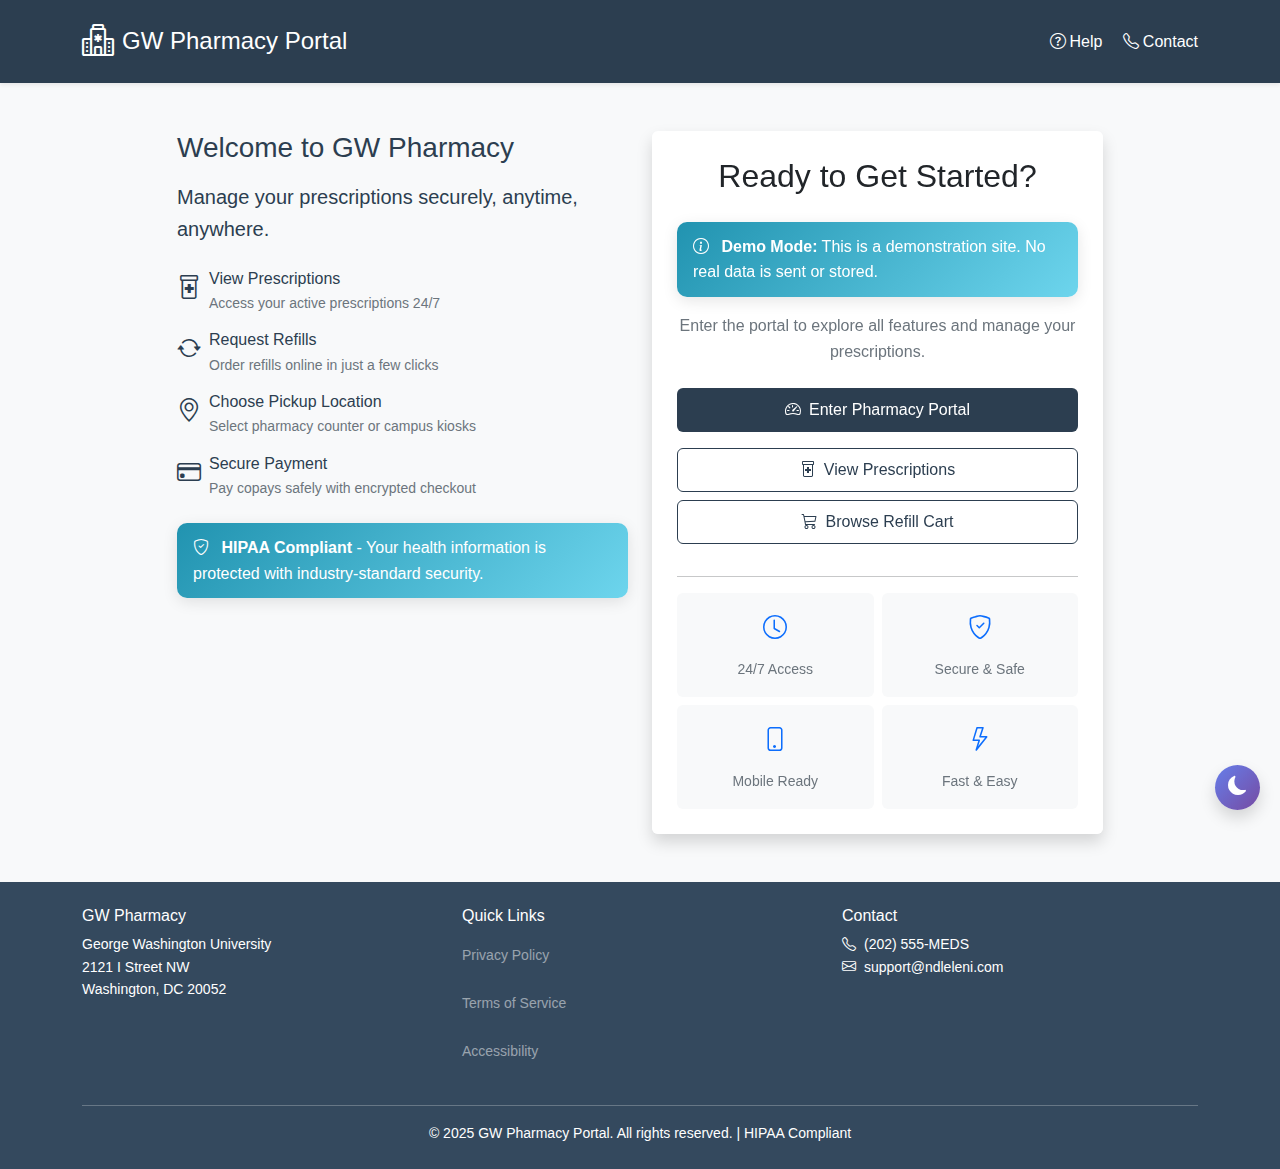
<file: index.html>
<!DOCTYPE html>
<html lang="en">
<head>
    <meta charset="UTF-8">
    <meta name="viewport" content="width=device-width, initial-scale=1.0">
    <meta name="description" content="GW Pharmacy Patient Portal - Secure online prescription management">
    <meta name="theme-color" content="#2c3e50">
    <title>GW Pharmacy Patient Portal - Home</title>
    
    <!-- PWA Manifest -->
    <link rel="manifest" href="manifest.json">
    <link rel="apple-touch-icon" href="assets/images/icon-192x192.png">
    
    <!-- Bootstrap CSS -->
    <link href="https://cdn.jsdelivr.net/npm/bootstrap@5.3.2/dist/css/bootstrap.min.css" rel="stylesheet">
    <!-- Bootstrap Icons -->
    <link rel="stylesheet" href="https://cdn.jsdelivr.net/npm/bootstrap-icons@1.11.1/font/bootstrap-icons.css">
    <!-- Custom CSS -->
    <link rel="stylesheet" href="assets/css/main.css">
    <link rel="stylesheet" href="assets/css/components.css">
    <link rel="stylesheet" href="assets/css/accessibility.css">
    <link rel="stylesheet" href="assets/css/enhancements.css">
    <link rel="stylesheet" href="assets/css/dark-mode.css">
    <link rel="stylesheet" href="assets/css/print.css">
</head>
<body class="bg-light">
    <!-- Skip to main content for accessibility -->
    <a href="#main-content" class="skip-link">Skip to main content</a>

    <!-- Header -->
    <header class="text-white py-3 shadow-sm" style="background-color: #2c3e50;">
        <div class="container">
            <div class="d-flex align-items-center justify-content-between">
                <div class="d-flex align-items-center">
                    <i class="bi bi-hospital fs-2 me-2"></i>
                    <h1 class="h4 mb-0">GW Pharmacy Portal</h1>
                </div>
                <nav aria-label="Utility navigation">
                    <a href="#help" class="text-white text-decoration-none me-3">
                        <i class="bi bi-question-circle me-1"></i>Help
                    </a>
                    <a href="#contact" class="text-white text-decoration-none">
                        <i class="bi bi-telephone me-1"></i>Contact
                    </a>
                </nav>
            </div>
        </div>
    </header>

    <!-- Main Content -->
    <main id="main-content" class="container my-5">
        <div class="row justify-content-center">
            <!-- Welcome Section -->
            <div class="col-lg-5 mb-4 mb-lg-0">
                <div class="welcome-section">
                    <h2 class="h3 mb-3">Welcome to GW Pharmacy</h2>
                    <p class="lead mb-4">Manage your prescriptions securely, anytime, anywhere.</p>
                    
                    <div class="feature-list">
                        <div class="feature-item mb-3">
                            <i class="bi bi-prescription2 fs-4 me-2" style="color: #2c3e50;"></i>
                            <div>
                                <h3 class="h6 mb-1">View Prescriptions</h3>
                                <p class="text-muted mb-0 small">Access your active prescriptions 24/7</p>
                            </div>
                        </div>
                        <div class="feature-item mb-3">
                            <i class="bi bi-arrow-repeat fs-4 me-2" style="color: #2c3e50;"></i>
                            <div>
                                <h3 class="h6 mb-1">Request Refills</h3>
                                <p class="text-muted mb-0 small">Order refills online in just a few clicks</p>
                            </div>
                        </div>
                        <div class="feature-item mb-3">
                            <i class="bi bi-geo-alt fs-4 me-2" style="color: #2c3e50;"></i>
                            <div>
                                <h3 class="h6 mb-1">Choose Pickup Location</h3>
                                <p class="text-muted mb-0 small">Select pharmacy counter or campus kiosks</p>
                            </div>
                        </div>
                        <div class="feature-item mb-3">
                            <i class="bi bi-credit-card fs-4 me-2" style="color: #2c3e50;"></i>
                            <div>
                                <h3 class="h6 mb-1">Secure Payment</h3>
                                <p class="text-muted mb-0 small">Pay copays safely with encrypted checkout</p>
                            </div>
                        </div>
                    </div>

                    <div class="alert alert-info mt-4" role="alert">
                        <i class="bi bi-shield-check me-2"></i>
                        <strong>HIPAA Compliant</strong> - Your health information is protected with industry-standard security.
                    </div>
                </div>
            </div>

            <!-- Call-to-Action Section -->
            <div class="col-lg-5">
                <div class="card shadow">
                    <div class="card-body p-4">
                        <h2 class="card-title text-center mb-4">Ready to Get Started?</h2>
                        
                        <!-- Demo Notice -->
                        <div class="alert alert-info" role="alert">
                            <i class="bi bi-info-circle me-2"></i>
                            <strong>Demo Mode:</strong> This is a demonstration site. No real data is sent or stored.
                        </div>

                        <p class="text-center text-muted mb-4">
                            Enter the portal to explore all features and manage your prescriptions.
                        </p>

                        <!-- Primary CTA -->
                        <a href="pages/dashboard.html" class="btn w-100 mb-3" style="background-color: #2c3e50; color: white; border: none;">
                            <i class="bi bi-speedometer2 me-2"></i>Enter Pharmacy Portal
                        </a>

                        <!-- Secondary CTAs -->
                        <a href="pages/prescriptions.html" class="btn btn-outline-secondary w-100 mb-2" style="color: #2c3e50; border-color: #2c3e50;">
                            <i class="bi bi-prescription2 me-2"></i>View Prescriptions
                        </a>

                        <a href="pages/cart.html" class="btn btn-outline-secondary w-100 mb-3" style="color: #2c3e50; border-color: #2c3e50;">
                            <i class="bi bi-cart3 me-2"></i>Browse Refill Cart
                        </a>

                        <hr class="my-3">

                        <!-- Info Cards -->
                        <div class="row g-2">
                            <div class="col-6">
                                <div class="bg-light p-3 rounded text-center">
                                    <i class="bi bi-clock text-primary fs-4 d-block mb-2"></i>
                                    <small class="text-muted">24/7 Access</small>
                                </div>
                            </div>
                            <div class="col-6">
                                <div class="bg-light p-3 rounded text-center">
                                    <i class="bi bi-shield-check text-primary fs-4 d-block mb-2"></i>
                                    <small class="text-muted">Secure & Safe</small>
                                </div>
                            </div>
                            <div class="col-6">
                                <div class="bg-light p-3 rounded text-center">
                                    <i class="bi bi-phone text-primary fs-4 d-block mb-2"></i>
                                    <small class="text-muted">Mobile Ready</small>
                                </div>
                            </div>
                            <div class="col-6">
                                <div class="bg-light p-3 rounded text-center">
                                    <i class="bi bi-lightning text-primary fs-4 d-block mb-2"></i>
                                    <small class="text-muted">Fast & Easy</small>
                                </div>
                            </div>
                        </div>
                    </div>
                </div>
            </div>
        </div>
    </main>

    <!-- Footer -->
    <footer class="text-white mt-5 py-4" style="background-color: #34495e;">
        <div class="container">
            <div class="row">
                <div class="col-md-4 mb-3 mb-md-0">
                    <h3 class="h6">GW Pharmacy</h3>
                    <p class="small mb-0">George Washington University<br>
                    2121 I Street NW<br>
                    Washington, DC 20052</p>
                </div>
                <div class="col-md-4 mb-3 mb-md-0">
                    <h3 class="h6">Quick Links</h3>
                    <ul class="list-unstyled small">
                        <li><a href="#privacy" class="text-white-50 text-decoration-none">Privacy Policy</a></li>
                        <li><a href="#terms" class="text-white-50 text-decoration-none">Terms of Service</a></li>
                        <li><a href="#accessibility" class="text-white-50 text-decoration-none">Accessibility</a></li>
                    </ul>
                </div>
                <div class="col-md-4">
                    <h3 class="h6">Contact</h3>
                    <p class="small mb-0">
                        <i class="bi bi-telephone me-2"></i>(202) 555-MEDS<br>
                        <i class="bi bi-envelope me-2"></i>support@ndleleni.com
                    </p>
                </div>
            </div>
            <hr class="my-3 bg-white">
            <div class="text-center small">
                <p class="mb-0">&copy; 2025 GW Pharmacy Portal. All rights reserved. | HIPAA Compliant</p>
            </div>
        </div>
    </footer>

    <!-- Bootstrap JS -->
    <script src="https://cdn.jsdelivr.net/npm/bootstrap@5.3.2/dist/js/bootstrap.bundle.min.js"></script>
    <!-- Custom JS -->
    <script src="assets/data/mock-data.js"></script>
    <script src="assets/js/utils.js"></script>
    <script src="assets/js/push-notifications.js"></script>
    <script src="assets/js/theme-manager.js"></script>
    <script src="assets/js/pwa-manager.js"></script>
</body>
</html>
</file>
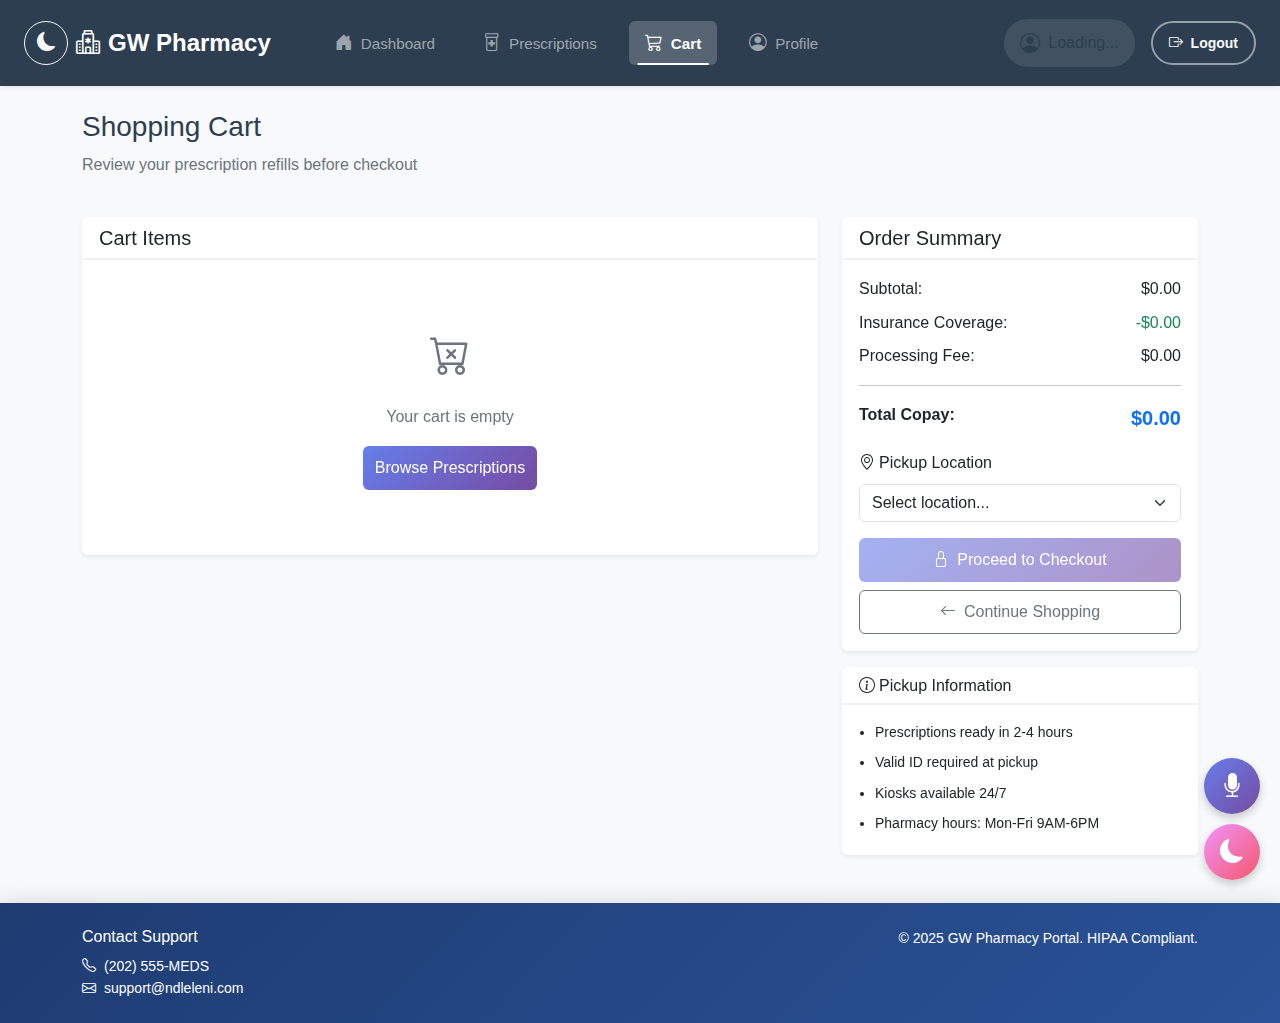
<file: pages/cart.html>
<!DOCTYPE html>
<html lang="en">
<head>
    <meta charset="UTF-8">
    <meta name="viewport" content="width=device-width, initial-scale=1.0">
    <meta name="description" content="Shopping cart for prescription refills">
    <meta name="theme-color" content="#2c3e50">
    <title>Cart - GW Pharmacy Portal</title>
    
    <!-- PWA Manifest -->
    <link rel="manifest" href="../manifest.json">
    <link rel="apple-touch-icon" href="../assets/images/icon-192x192.png">
    
    <link href="https://cdn.jsdelivr.net/npm/bootstrap@5.3.2/dist/css/bootstrap.min.css" rel="stylesheet">
    <link rel="stylesheet" href="https://cdn.jsdelivr.net/npm/bootstrap-icons@1.11.1/font/bootstrap-icons.css">
    <link rel="stylesheet" href="../assets/css/main.css">
    <link rel="stylesheet" href="../assets/css/components.css">
    <link rel="stylesheet" href="../assets/css/accessibility.css">
    <link rel="stylesheet" href="../assets/css/enhancements.css">
    <link rel="stylesheet" href="../assets/css/dark-mode.css">
    <link rel="stylesheet" href="../assets/css/print.css">
</head>
<body class="bg-light">
    <a href="#main-content" class="skip-link">Skip to main content</a>

    <!-- Navigation -->
    <nav class="navbar navbar-expand-lg navbar-dark shadow-sm py-3" style="background-color: #2c3e50;">
        <div class="container-fluid px-4">
            <a class="navbar-brand d-flex align-items-center" href="dashboard.html">
                <i class="bi bi-hospital fs-4 me-2"></i>
                <span class="fw-bold">GW Pharmacy</span>
            </a>
            <button class="navbar-toggler" type="button" data-bs-toggle="collapse" data-bs-target="#navbarNav">
                <span class="navbar-toggler-icon"></span>
            </button>
            <div class="collapse navbar-collapse" id="navbarNav">
                <ul class="navbar-nav me-auto mb-2 mb-lg-0 ms-lg-4">
                    <li class="nav-item mx-2">
                        <a class="nav-link px-3 py-2 rounded" href="dashboard.html">
                            <i class="bi bi-house-door-fill me-2"></i>Dashboard
                        </a>
                    </li>
                    <li class="nav-item mx-2">
                        <a class="nav-link px-3 py-2 rounded" href="prescriptions.html">
                            <i class="bi bi-prescription2 me-2"></i>Prescriptions
                        </a>
                    </li>
                    <li class="nav-item mx-2">
                        <a class="nav-link active px-3 py-2 rounded position-relative" href="cart.html">
                            <i class="bi bi-cart3 me-2"></i>Cart
                            <span class="position-absolute top-0 start-100 translate-middle badge rounded-pill bg-danger" id="cart-count">0</span>
                        </a>
                    </li>
                    <li class="nav-item mx-2">
                        <a class="nav-link px-3 py-2 rounded" href="profile.html">
                            <i class="bi bi-person-circle me-2"></i>Profile
                        </a>
                    </li>
                </ul>
                <div class="d-flex align-items-center flex-wrap gap-3">
                    <div class="user-info d-flex align-items-center">
                        <i class="bi bi-person-circle fs-5 me-2"></i>
                        <span class="fw-medium" id="user-name">Loading...</span>
                    </div>
                    <button class="btn btn-outline-light btn-sm rounded-pill px-3" id="logout-btn">
                        <i class="bi bi-box-arrow-right me-2"></i>Logout
                    </button>
                </div>
            </div>
        </div>
    </nav>

    <!-- Main Content -->
    <main id="main-content" class="container my-4">
        <div class="row mb-4">
            <div class="col-12">
                <h1 class="h3">Shopping Cart</h1>
                <p class="text-muted">Review your prescription refills before checkout</p>
            </div>
        </div>

        <div class="row">
            <!-- Cart Items -->
            <div class="col-lg-8 mb-4">
                <div class="card shadow-sm">
                    <div class="card-header bg-white">
                        <h2 class="h5 mb-0">Cart Items</h2>
                    </div>
                    <div class="card-body" id="cart-items-container">
                        <!-- Cart items will be loaded here -->
                        <div class="text-center py-5 text-muted">
                            <i class="bi bi-cart-x fs-1 d-block mb-3"></i>
                            <p>Your cart is empty</p>
                            <a href="prescriptions.html" class="btn btn-primary">Browse Prescriptions</a>
                        </div>
                    </div>
                </div>
            </div>

            <!-- Order Summary -->
            <div class="col-lg-4">
                <div class="card shadow-sm mb-3">
                    <div class="card-header bg-white">
                        <h2 class="h5 mb-0">Order Summary</h2>
                    </div>
                    <div class="card-body">
                        <div class="d-flex justify-content-between mb-2">
                            <span>Subtotal:</span>
                            <span id="subtotal">$0.00</span>
                        </div>
                        <div class="d-flex justify-content-between mb-2">
                            <span>Insurance Coverage:</span>
                            <span class="text-success" id="insurance-coverage">-$0.00</span>
                        </div>
                        <div class="d-flex justify-content-between mb-2">
                            <span>Processing Fee:</span>
                            <span id="processing-fee">$0.00</span>
                        </div>
                        <hr>
                        <div class="d-flex justify-content-between mb-3">
                            <strong>Total Copay:</strong>
                            <strong class="text-primary fs-5" id="total-copay">$0.00</strong>
                        </div>

                        <div class="mb-3">
                            <label for="pickup-location" class="form-label">
                                <i class="bi bi-geo-alt me-1"></i>Pickup Location
                            </label>
                            <select class="form-select" id="pickup-location">
                                <option value="">Select location...</option>
                                <option value="pharmacy">Main Pharmacy Counter</option>
                                <option value="kiosk-foggy">Foggy Bottom Kiosk</option>
                                <option value="kiosk-mount">Mount Vernon Kiosk</option>
                                <option value="kiosk-science">Science & Engineering Kiosk</option>
                            </select>
                        </div>

                        <button class="btn btn-primary w-100 mb-2" id="proceed-checkout-btn" disabled>
                            <i class="bi bi-lock me-2"></i>Proceed to Checkout
                        </button>
                        <a href="prescriptions.html" class="btn btn-outline-secondary w-100">
                            <i class="bi bi-arrow-left me-2"></i>Continue Shopping
                        </a>
                    </div>
                </div>

                <!-- Pickup Information -->
                <div class="card shadow-sm">
                    <div class="card-header bg-white">
                        <h2 class="h6 mb-0">
                            <i class="bi bi-info-circle me-1"></i>Pickup Information
                        </h2>
                    </div>
                    <div class="card-body">
                        <ul class="small mb-0 ps-3">
                            <li class="mb-2">Prescriptions ready in 2-4 hours</li>
                            <li class="mb-2">Valid ID required at pickup</li>
                            <li class="mb-2">Kiosks available 24/7</li>
                            <li>Pharmacy hours: Mon-Fri 9AM-6PM</li>
                        </ul>
                    </div>
                </div>
            </div>
        </div>
    </main>

    <!-- Footer -->
    <footer class="bg-dark text-white mt-5 py-4">
        <div class="container">
            <div class="row">
                <div class="col-md-6">
                    <h3 class="h6">Contact Support</h3>
                    <p class="small mb-0">
                        <i class="bi bi-telephone me-2"></i>(202) 555-MEDS<br>
                        <i class="bi bi-envelope me-2"></i>support@ndleleni.com
                    </p>
                </div>
                <div class="col-md-6 text-md-end">
                    <p class="small mb-0">&copy; 2025 GW Pharmacy Portal. HIPAA Compliant.</p>
                </div>
            </div>
        </div>
    </footer>

    <script src="https://cdn.jsdelivr.net/npm/bootstrap@5.3.2/dist/js/bootstrap.bundle.min.js"></script>
    <script src="../assets/data/mock-data.js"></script>
    <script src="../assets/js/utils.js"></script>
    <script src="../assets/js/theme-manager.js"></script>
    <script src="../assets/js/pwa-manager.js"></script>
    <script src="../assets/js/voice-assistant.js"></script>
    <script src="../assets/js/medication-reminders.js"></script>
    <script src="../assets/js/drug-interactions.js"></script>
    <script src="../assets/js/order-tracking.js"></script>
    <script src="../assets/js/insurance-calculator.js"></script>
    <script src="../assets/js/consultation-service.js"></script>
    <script src="../assets/js/qr-code-service.js"></script>
    <script src="../assets/js/twilio-service.js"></script>
    <script src="../assets/js/email-service.js"></script>
    <script src="../assets/js/api.js"></script>
    <script src="../assets/js/notification-automation.js"></script>
    <script src="../assets/js/ui-enhancements.js"></script>
    <script src="../assets/js/cart.js"></script>
    <script>
        // Authentication disabled for public repository
        document.addEventListener('DOMContentLoaded', function() {
            // if (!isAuthenticated()) {
            //     window.location.href = '../index.html';
            //     return;
            // }
            initCartPage();
        });
    </script>
</body>
</html>
</file>
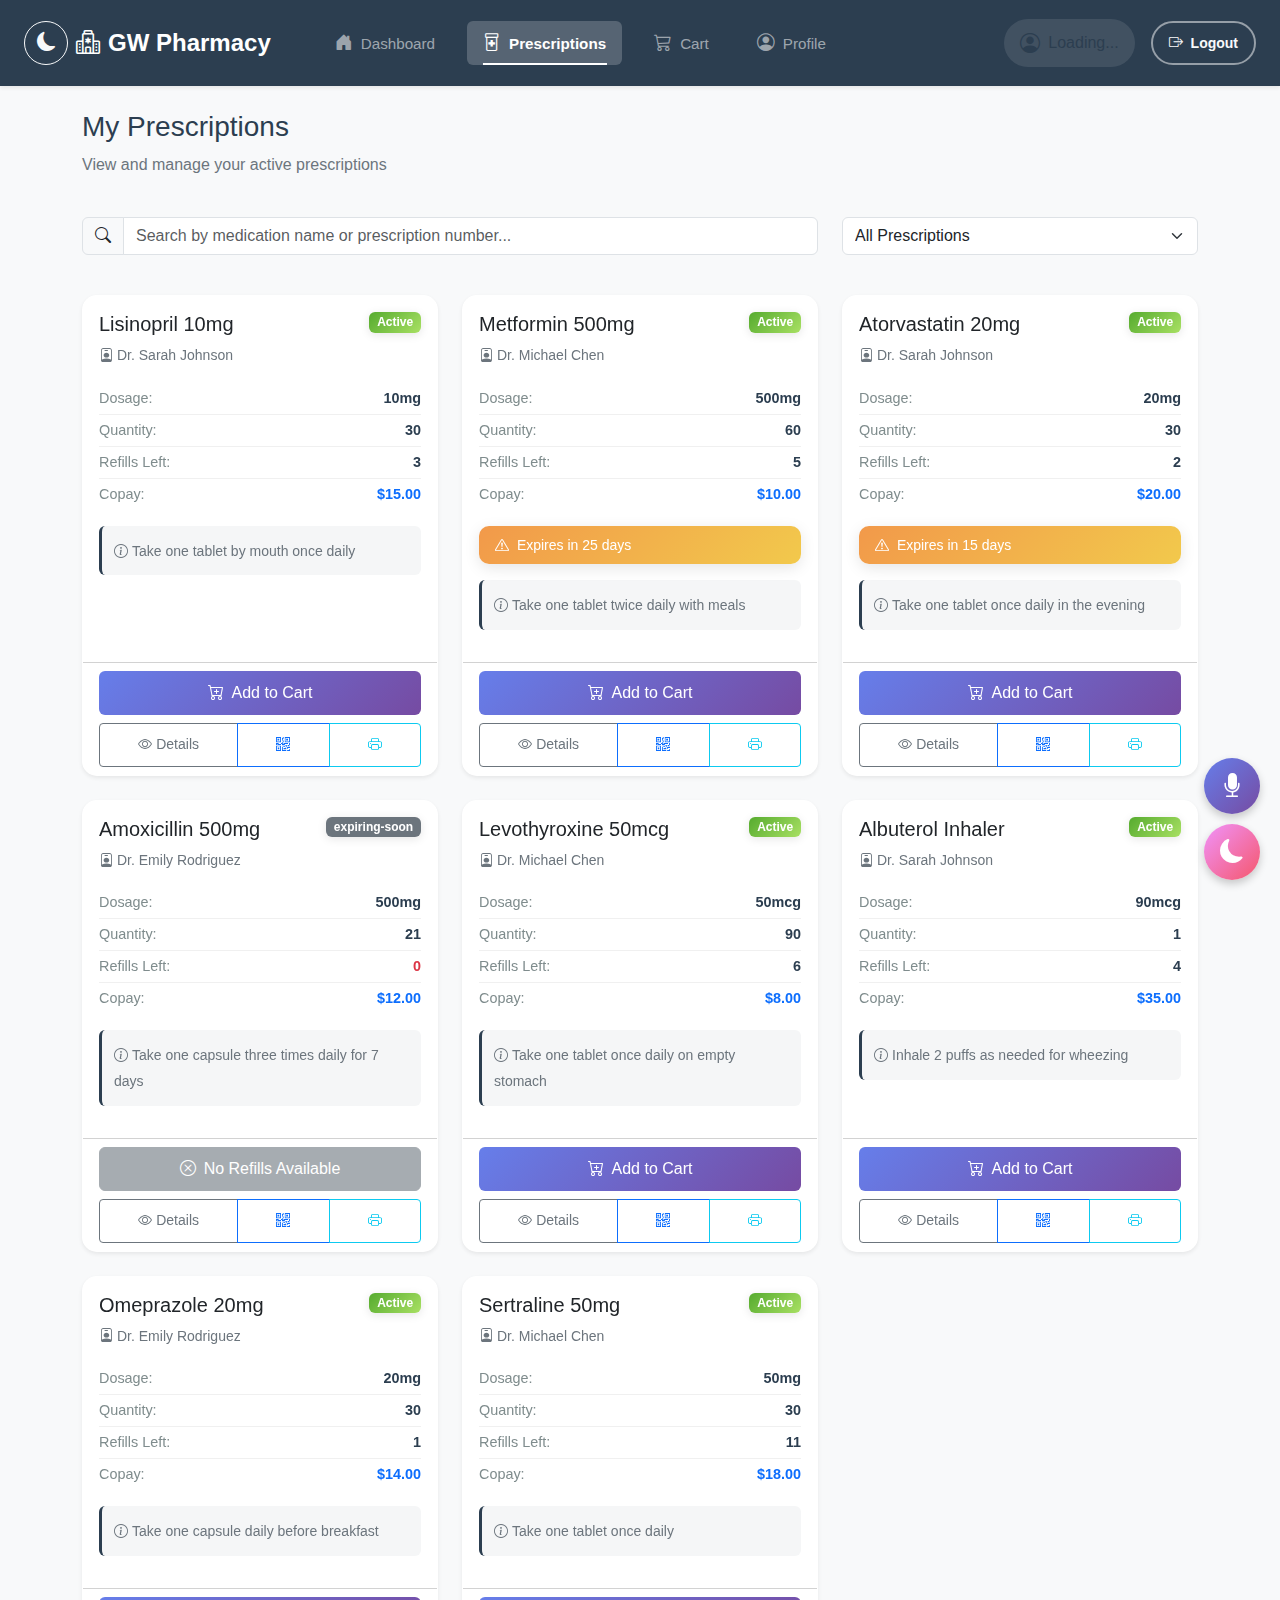
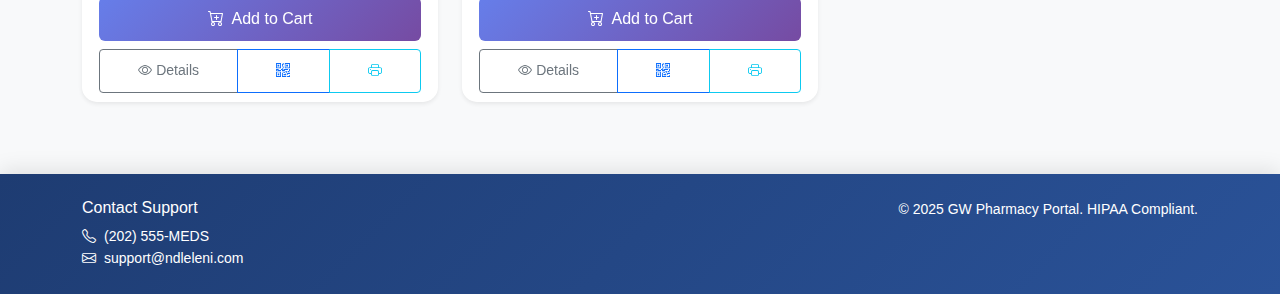
<file: pages/prescriptions.html>
<!DOCTYPE html>
<html lang="en">
<head>
    <meta charset="UTF-8">
    <meta name="viewport" content="width=device-width, initial-scale=1.0">
    <meta name="description" content="View and manage your prescriptions">
    <meta name="theme-color" content="#2c3e50">
    <title>Prescriptions - GW Pharmacy Portal</title>
    
    <!-- PWA Manifest -->
    <link rel="manifest" href="../manifest.json">
    <link rel="apple-touch-icon" href="../assets/images/icon-192x192.png">
    
    <link href="https://cdn.jsdelivr.net/npm/bootstrap@5.3.2/dist/css/bootstrap.min.css" rel="stylesheet">
    <link rel="stylesheet" href="https://cdn.jsdelivr.net/npm/bootstrap-icons@1.11.1/font/bootstrap-icons.css">
    <link rel="stylesheet" href="../assets/css/main.css">
    <link rel="stylesheet" href="../assets/css/components.css">
    <link rel="stylesheet" href="../assets/css/accessibility.css">
    <link rel="stylesheet" href="../assets/css/enhancements.css">
    <link rel="stylesheet" href="../assets/css/dark-mode.css">
    <link rel="stylesheet" href="../assets/css/print.css">
</head>
<body class="bg-light">
    <a href="#main-content" class="skip-link">Skip to main content</a>

    <!-- Navigation -->
    <nav class="navbar navbar-expand-lg navbar-dark shadow-sm py-3" style="background-color: #2c3e50;">
        <div class="container-fluid px-4">
            <a class="navbar-brand d-flex align-items-center" href="dashboard.html">
                <i class="bi bi-hospital fs-4 me-2"></i>
                <span class="fw-bold">GW Pharmacy</span>
            </a>
            <button class="navbar-toggler" type="button" data-bs-toggle="collapse" data-bs-target="#navbarNav">
                <span class="navbar-toggler-icon"></span>
            </button>
            <div class="collapse navbar-collapse" id="navbarNav">
                <ul class="navbar-nav me-auto mb-2 mb-lg-0 ms-lg-4">
                    <li class="nav-item mx-2">
                        <a class="nav-link px-3 py-2 rounded" href="dashboard.html">
                            <i class="bi bi-house-door-fill me-2"></i>Dashboard
                        </a>
                    </li>
                    <li class="nav-item mx-2">
                        <a class="nav-link active px-3 py-2 rounded" href="prescriptions.html">
                            <i class="bi bi-prescription2 me-2"></i>Prescriptions
                        </a>
                    </li>
                    <li class="nav-item mx-2">
                        <a class="nav-link px-3 py-2 rounded position-relative" href="cart.html">
                            <i class="bi bi-cart3 me-2"></i>Cart
                            <span class="position-absolute top-0 start-100 translate-middle badge rounded-pill bg-danger" id="cart-count">0</span>
                        </a>
                    </li>
                    <li class="nav-item mx-2">
                        <a class="nav-link px-3 py-2 rounded" href="profile.html">
                            <i class="bi bi-person-circle me-2"></i>Profile
                        </a>
                    </li>
                </ul>
                <div class="d-flex align-items-center flex-wrap gap-3">
                    <div class="user-info d-flex align-items-center">
                        <i class="bi bi-person-circle fs-5 me-2"></i>
                        <span class="fw-medium" id="user-name">Loading...</span>
                    </div>
                    <button class="btn btn-outline-light btn-sm rounded-pill px-3" id="logout-btn">
                        <i class="bi bi-box-arrow-right me-2"></i>Logout
                    </button>
                </div>
            </div>
        </div>
    </nav>

    <!-- Main Content -->
    <main id="main-content" class="container my-4">
        <div class="row mb-4">
            <div class="col-12">
                <h1 class="h3">My Prescriptions</h1>
                <p class="text-muted">View and manage your active prescriptions</p>
            </div>
        </div>

        <!-- Filters and Search -->
        <div class="row mb-4">
            <div class="col-md-8 mb-3">
                <div class="input-group">
                    <span class="input-group-text"><i class="bi bi-search"></i></span>
                    <input type="text" class="form-control" id="search-input" placeholder="Search by medication name or prescription number...">
                </div>
            </div>
            <div class="col-md-4 mb-3">
                <select class="form-select" id="filter-status">
                    <option value="all">All Prescriptions</option>
                    <option value="active">Active</option>
                    <option value="pending">Pending Refill</option>
                    <option value="ready">Ready for Pickup</option>
                    <option value="expired">Expired</option>
                </select>
            </div>
        </div>

        <!-- Prescriptions List -->
        <div class="row" id="prescriptions-container">
            <div class="col-12 text-center py-5">
                <div class="spinner-border text-primary" role="status">
                    <span class="visually-hidden">Loading prescriptions...</span>
                </div>
            </div>
        </div>

        <!-- Pagination -->
        <nav aria-label="Prescriptions pagination" class="mt-4" id="pagination-container" style="display: none;">
            <ul class="pagination justify-content-center">
                <li class="page-item disabled">
                    <a class="page-link" href="#" tabindex="-1">Previous</a>
                </li>
                <li class="page-item active"><a class="page-link" href="#">1</a></li>
                <li class="page-item"><a class="page-link" href="#">2</a></li>
                <li class="page-item"><a class="page-link" href="#">3</a></li>
                <li class="page-item">
                    <a class="page-link" href="#">Next</a>
                </li>
            </ul>
        </nav>
    </main>

    <!-- Footer -->
    <footer class="bg-dark text-white mt-5 py-4">
        <div class="container">
            <div class="row">
                <div class="col-md-6">
                    <h3 class="h6">Contact Support</h3>
                    <p class="small mb-0">
                        <i class="bi bi-telephone me-2"></i>(202) 555-MEDS<br>
                        <i class="bi bi-envelope me-2"></i>support@ndleleni.com
                    </p>
                </div>
                <div class="col-md-6 text-md-end">
                    <p class="small mb-0">&copy; 2025 GW Pharmacy Portal. HIPAA Compliant.</p>
                </div>
            </div>
        </div>
    </footer>

    <script src="https://cdn.jsdelivr.net/npm/bootstrap@5.3.2/dist/js/bootstrap.bundle.min.js"></script>
    <script src="../assets/data/mock-data.js"></script>
    <script src="../assets/js/utils.js"></script>
    <script src="../assets/js/theme-manager.js"></script>
    <script src="../assets/js/pwa-manager.js"></script>
    <script src="../assets/js/voice-assistant.js"></script>
    <script src="../assets/js/medication-reminders.js"></script>
    <script src="../assets/js/drug-interactions.js"></script>
    <script src="../assets/js/order-tracking.js"></script>
    <script src="../assets/js/insurance-calculator.js"></script>
    <script src="../assets/js/consultation-service.js"></script>
    <script src="../assets/js/qr-code-service.js"></script>
    <script src="../assets/js/twilio-service.js"></script>
    <script src="../assets/js/email-service.js"></script>
    <script src="../assets/js/api.js"></script>
    <script src="../assets/js/notification-automation.js"></script>
    <script src="../assets/js/ui-enhancements.js"></script>
    <script src="../assets/js/prescriptions.js"></script>
    <script>
        // Authentication disabled for public repository
        document.addEventListener('DOMContentLoaded', function() {
            // if (!isAuthenticated()) {
            //     window.location.href = '../index.html';
            //     return;
            // }
            initPrescriptionsPage();
        });
    </script>
</body>
</html>
</file>
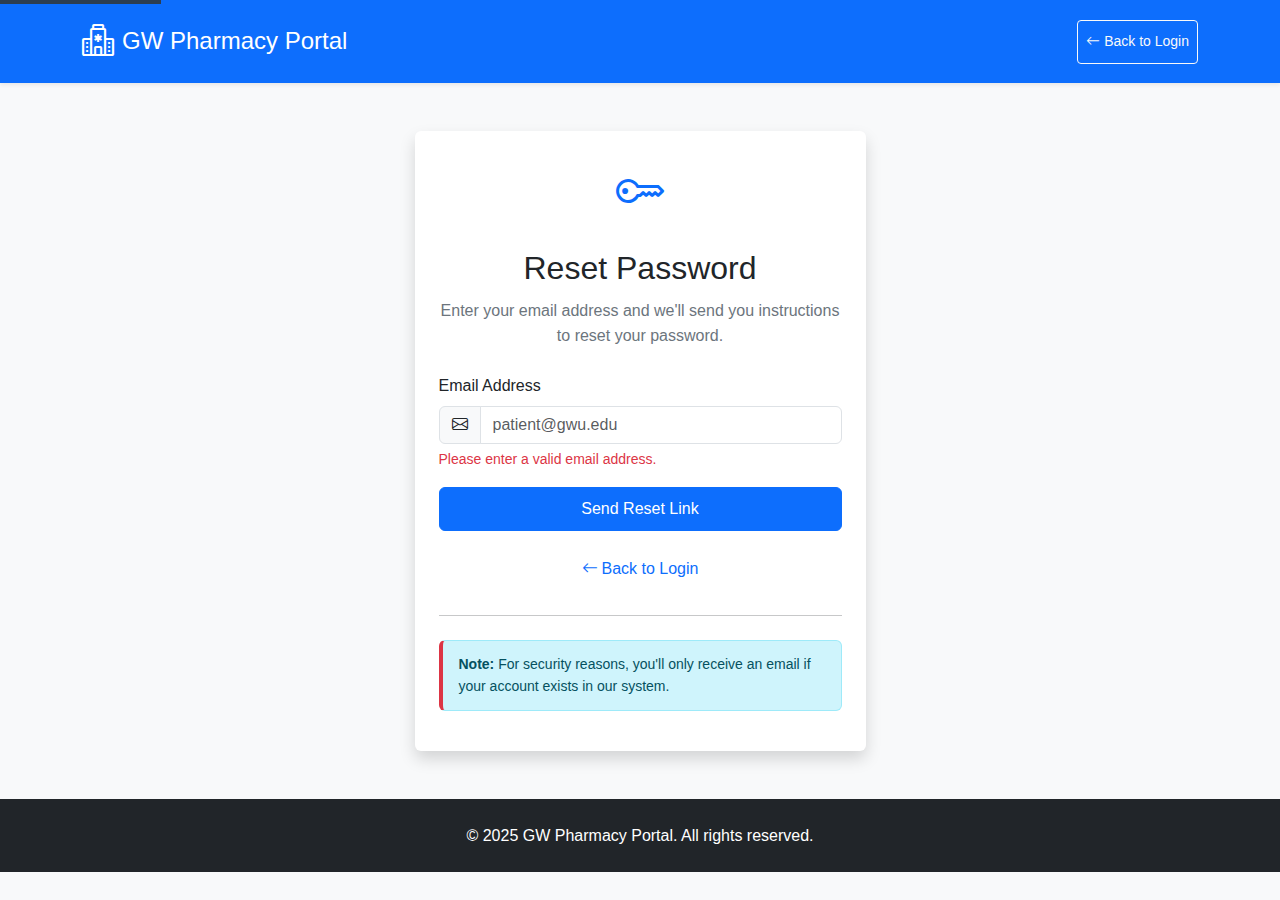
<file: pages/auth/forgot-password.html>
<!DOCTYPE html>
<html lang="en">
<head>
    <meta charset="UTF-8">
    <meta name="viewport" content="width=device-width, initial-scale=1.0">
    <meta name="description" content="Reset your GW Pharmacy Portal password">
    <title>Forgot Password - GW Pharmacy Portal</title>
    
    <link href="https://cdn.jsdelivr.net/npm/bootstrap@5.3.2/dist/css/bootstrap.min.css" rel="stylesheet">
    <link rel="stylesheet" href="https://cdn.jsdelivr.net/npm/bootstrap-icons@1.11.1/font/bootstrap-icons.css">
    <link rel="stylesheet" href="../../assets/css/main.css">
    <link rel="stylesheet" href="../../assets/css/components.css">
    <link rel="stylesheet" href="../../assets/css/accessibility.css">
</head>
<body class="bg-light">
    <a href="#main-content" class="skip-link">Skip to main content</a>

    <header class="bg-primary text-white py-3 shadow-sm">
        <div class="container">
            <div class="d-flex align-items-center justify-content-between">
                <div class="d-flex align-items-center">
                    <i class="bi bi-hospital fs-2 me-2"></i>
                    <h1 class="h4 mb-0">GW Pharmacy Portal</h1>
                </div>
                <a href="../../index.html" class="btn btn-outline-light btn-sm">
                    <i class="bi bi-arrow-left me-1"></i>Back to Login
                </a>
            </div>
        </div>
    </header>

    <main id="main-content" class="container my-5">
        <div class="row justify-content-center">
            <div class="col-lg-5">
                <div class="card shadow">
                    <div class="card-body p-4">
                        <div class="text-center mb-4">
                            <i class="bi bi-key text-primary" style="font-size: 3rem;"></i>
                            <h2 class="card-title mt-3">Reset Password</h2>
                            <p class="text-muted">Enter your email address and we'll send you instructions to reset your password.</p>
                        </div>
                        
                        <div id="alert-container"></div>

                        <form id="forgot-password-form" novalidate>
                            <div class="mb-3">
                                <label for="email" class="form-label">Email Address</label>
                                <div class="input-group">
                                    <span class="input-group-text"><i class="bi bi-envelope"></i></span>
                                    <input type="email" class="form-control" id="email" name="email" placeholder="patient@gwu.edu" required>
                                </div>
                                <div class="invalid-feedback">Please enter a valid email address.</div>
                            </div>

                            <button type="submit" class="btn btn-primary w-100 mb-3" id="reset-btn">
                                <span class="btn-text">Send Reset Link</span>
                                <span class="spinner-border spinner-border-sm d-none" role="status" aria-hidden="true"></span>
                            </button>

                            <div class="text-center">
                                <a href="../../index.html" class="text-decoration-none">
                                    <i class="bi bi-arrow-left me-1"></i>Back to Login
                                </a>
                            </div>
                        </form>

                        <hr class="my-4">

                        <div class="alert alert-info small" role="alert">
                            <strong>Note:</strong> For security reasons, you'll only receive an email if your account exists in our system.
                        </div>
                    </div>
                </div>
            </div>
        </div>
    </main>

    <footer class="bg-dark text-white mt-5 py-4">
        <div class="container text-center">
            <p class="mb-0">&copy; 2025 GW Pharmacy Portal. All rights reserved.</p>
        </div>
    </footer>

    <script src="https://cdn.jsdelivr.net/npm/bootstrap@5.3.2/dist/js/bootstrap.bundle.min.js"></script>
    <script src="../../assets/js/utils.js"></script>
    <script src="../../assets/js/auth.js"></script>
</body>
</html>
</file>
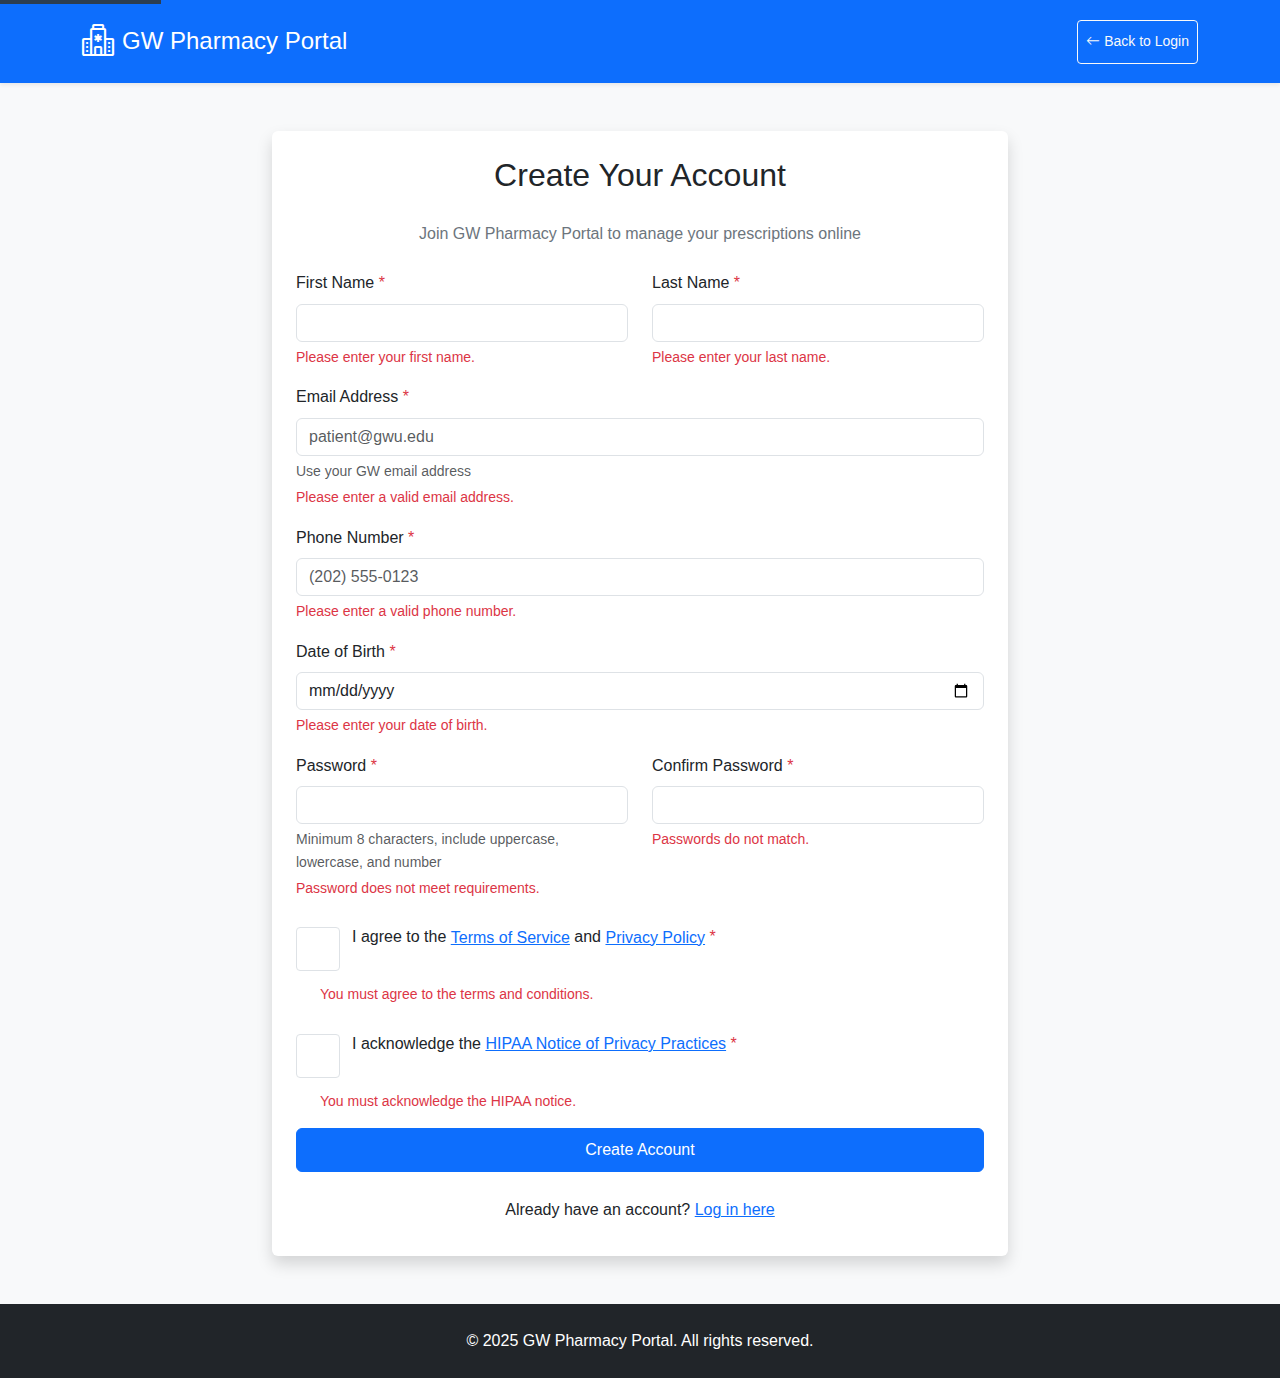
<file: pages/auth/register.html>
<!DOCTYPE html>
<html lang="en">
<head>
    <meta charset="UTF-8">
    <meta name="viewport" content="width=device-width, initial-scale=1.0">
    <meta name="description" content="Register for GW Pharmacy Patient Portal">
    <title>Register - GW Pharmacy Portal</title>
    
    <link href="https://cdn.jsdelivr.net/npm/bootstrap@5.3.2/dist/css/bootstrap.min.css" rel="stylesheet">
    <link rel="stylesheet" href="https://cdn.jsdelivr.net/npm/bootstrap-icons@1.11.1/font/bootstrap-icons.css">
    <link rel="stylesheet" href="../../assets/css/main.css">
    <link rel="stylesheet" href="../../assets/css/components.css">
    <link rel="stylesheet" href="../../assets/css/accessibility.css">
</head>
<body class="bg-light">
    <a href="#main-content" class="skip-link">Skip to main content</a>

    <header class="bg-primary text-white py-3 shadow-sm">
        <div class="container">
            <div class="d-flex align-items-center justify-content-between">
                <div class="d-flex align-items-center">
                    <i class="bi bi-hospital fs-2 me-2"></i>
                    <h1 class="h4 mb-0">GW Pharmacy Portal</h1>
                </div>
                <a href="../../index.html" class="btn btn-outline-light btn-sm">
                    <i class="bi bi-arrow-left me-1"></i>Back to Login
                </a>
            </div>
        </div>
    </header>

    <main id="main-content" class="container my-5">
        <div class="row justify-content-center">
            <div class="col-lg-8">
                <div class="card shadow">
                    <div class="card-body p-4">
                        <h2 class="card-title text-center mb-4">Create Your Account</h2>
                        <p class="text-center text-muted mb-4">Join GW Pharmacy Portal to manage your prescriptions online</p>
                        
                        <div id="alert-container"></div>

                        <form id="register-form" novalidate>
                            <div class="row">
                                <div class="col-md-6 mb-3">
                                    <label for="firstName" class="form-label">First Name <span class="text-danger">*</span></label>
                                    <input type="text" class="form-control" id="firstName" name="firstName" required>
                                    <div class="invalid-feedback">Please enter your first name.</div>
                                </div>
                                <div class="col-md-6 mb-3">
                                    <label for="lastName" class="form-label">Last Name <span class="text-danger">*</span></label>
                                    <input type="text" class="form-control" id="lastName" name="lastName" required>
                                    <div class="invalid-feedback">Please enter your last name.</div>
                                </div>
                            </div>

                            <div class="mb-3">
                                <label for="email" class="form-label">Email Address <span class="text-danger">*</span></label>
                                <input type="email" class="form-control" id="email" name="email" placeholder="patient@gwu.edu" required>
                                <div class="form-text">Use your GW email address</div>
                                <div class="invalid-feedback">Please enter a valid email address.</div>
                            </div>

                            <div class="mb-3">
                                <label for="phone" class="form-label">Phone Number <span class="text-danger">*</span></label>
                                <input type="tel" class="form-control" id="phone" name="phone" placeholder="(202) 555-0123" required>
                                <div class="invalid-feedback">Please enter a valid phone number.</div>
                            </div>

                            <div class="mb-3">
                                <label for="dateOfBirth" class="form-label">Date of Birth <span class="text-danger">*</span></label>
                                <input type="date" class="form-control" id="dateOfBirth" name="dateOfBirth" required>
                                <div class="invalid-feedback">Please enter your date of birth.</div>
                            </div>

                            <div class="row">
                                <div class="col-md-6 mb-3">
                                    <label for="password" class="form-label">Password <span class="text-danger">*</span></label>
                                    <input type="password" class="form-control" id="password" name="password" required>
                                    <div class="form-text">Minimum 8 characters, include uppercase, lowercase, and number</div>
                                    <div class="invalid-feedback">Password does not meet requirements.</div>
                                </div>
                                <div class="col-md-6 mb-3">
                                    <label for="confirmPassword" class="form-label">Confirm Password <span class="text-danger">*</span></label>
                                    <input type="password" class="form-control" id="confirmPassword" name="confirmPassword" required>
                                    <div class="invalid-feedback">Passwords do not match.</div>
                                </div>
                            </div>

                            <div class="mb-3">
                                <div class="form-check">
                                    <input class="form-check-input" type="checkbox" id="terms" name="terms" required>
                                    <label class="form-check-label" for="terms">
                                        I agree to the <a href="#" target="_blank">Terms of Service</a> and <a href="#" target="_blank">Privacy Policy</a> <span class="text-danger">*</span>
                                    </label>
                                    <div class="invalid-feedback">You must agree to the terms and conditions.</div>
                                </div>
                            </div>

                            <div class="mb-3">
                                <div class="form-check">
                                    <input class="form-check-input" type="checkbox" id="hipaa" name="hipaa" required>
                                    <label class="form-check-label" for="hipaa">
                                        I acknowledge the <a href="#" target="_blank">HIPAA Notice of Privacy Practices</a> <span class="text-danger">*</span>
                                    </label>
                                    <div class="invalid-feedback">You must acknowledge the HIPAA notice.</div>
                                </div>
                            </div>

                            <button type="submit" class="btn btn-primary w-100 mb-3" id="register-btn">
                                <span class="btn-text">Create Account</span>
                                <span class="spinner-border spinner-border-sm d-none" role="status" aria-hidden="true"></span>
                            </button>

                            <div class="text-center">
                                <p class="mb-0">Already have an account? <a href="../../index.html">Log in here</a></p>
                            </div>
                        </form>
                    </div>
                </div>
            </div>
        </div>
    </main>

    <footer class="bg-dark text-white mt-5 py-4">
        <div class="container text-center">
            <p class="mb-0">&copy; 2025 GW Pharmacy Portal. All rights reserved.</p>
        </div>
    </footer>

    <script src="https://cdn.jsdelivr.net/npm/bootstrap@5.3.2/dist/js/bootstrap.bundle.min.js"></script>
    <script src="../../assets/data/mock-data.js"></script>
    <script src="../../assets/js/utils.js"></script>
    <script src="../../assets/js/auth.js"></script>
</body>
</html>
</file>
<file: assets/css/main.css>
/* Main Stylesheet for GW Pharmacy Portal */

:root {
    /* Professional Industrial Color Palette */
    --primary-color: #2c3e50;        /* Deep slate blue */
    --primary-light: #34495e;        /* Lighter slate */
    --primary-dark: #1a252f;         /* Very dark slate */
    --secondary-color: #7f8c8d;      /* Neutral gray */
    --success-color: #27ae60;         /* Professional green */
    --danger-color: #e74c3c;          /* Alert red */
    --warning-color: #f39c12;         /* Warning amber */
    --info-color: #3498db;            /* Professional blue */
    --light-color: #ecf0f1;           /* Light gray */
    --dark-color: #2c3e50;            /* Dark slate */
    
    --font-family-base: -apple-system, BlinkMacSystemFont, "Segoe UI", Roboto, "Helvetica Neue", Arial, sans-serif;
    --border-radius: 0.375rem;
    --transition-speed: 0.3s;
}

/* Global Styles */
body {
    font-family: var(--font-family-base);
    line-height: 1.6;
    color: var(--dark-color);
    background-color: #f5f6f7;
}

/* Skip Link for Accessibility */
.skip-link {
    position: absolute;
    top: -40px;
    left: 0;
    background: var(--dark-color);
    color: white;
    padding: 8px;
    text-decoration: none;
    z-index: 9999;
}

.skip-link:focus {
    top: 0;
}

/* Prescription Cards */
.prescription-card {
    transition: transform var(--transition-speed), box-shadow var(--transition-speed);
    border: 1px solid #e0e0e0;
}

.prescription-card:hover {
    transform: translateY(-3px);
    box-shadow: 0 0.5rem 1rem rgba(0, 0, 0, 0.1) !important;
}

.prescription-details {
    font-size: 0.9rem;
}

.detail-row {
    display: flex;
    justify-content: space-between;
    padding: 0.25rem 0;
    border-bottom: 1px solid #f0f0f0;
}

.detail-row:last-child {
    border-bottom: none;
}

.detail-label {
    color: var(--secondary-color);
    font-weight: 500;
}

.detail-value {
    font-weight: 600;
    color: var(--dark-color);
}

.prescription-instructions {
    background-color: #f5f6f7;
    padding: 0.75rem;
    border-radius: var(--border-radius);
    border-left: 3px solid var(--primary-color);
}

/* Feature Items on Landing Page */
.feature-item {
    display: flex;
    align-items: start;
}

/* Cart Items */
.cart-item {
    transition: background-color var(--transition-speed);
    border: 1px solid #e0e0e0;
}

.cart-item:hover {
    background-color: #f5f6f7;
}

.price-info {
    padding: 0.5rem;
}

/* Checkout Progress */
.checkout-progress {
    display: flex;
    justify-content: space-between;
    align-items: center;
    padding: 2rem 0;
    position: relative;
}

.checkout-progress::before {
    content: '';
    position: absolute;
    top: 50%;
    left: 0;
    right: 0;
    height: 2px;
    background-color: #dee2e6;
    z-index: 0;
}

.progress-step {
    display: flex;
    flex-direction: column;
    align-items: center;
    position: relative;
    z-index: 1;
    flex: 1;
}

.step-number {
    width: 40px;
    height: 40px;
    border-radius: 50%;
    background-color: #dee2e6;
    color: var(--secondary-color);
    display: flex;
    align-items: center;
    justify-content: center;
    font-weight: bold;
    margin-bottom: 0.5rem;
    transition: all var(--transition-speed);
}

.progress-step.active .step-number {
    background-color: var(--primary-color);
    color: white;
}

.step-label {
    font-size: 0.875rem;
    font-weight: 500;
    color: var(--secondary-color);
}

.progress-step.active .step-label {
    color: var(--primary-color);
}

/* Profile Tabs */
.tab-content {
    display: none;
}

.tab-content.active {
    display: block;
}

/* Buttons */
.btn {
    transition: all var(--transition-speed);
}

.btn:hover:not(:disabled) {
    transform: translateY(-2px);
    box-shadow: 0 4px 8px rgba(0, 0, 0, 0.1);
}

.btn:active:not(:disabled) {
    transform: translateY(0);
}

/* Cards */
.card {
    border: none;
    border-radius: var(--border-radius);
}

.card-header {
    border-bottom: 2px solid #f0f0f0;
    font-weight: 600;
}

/* Forms */
.form-control:focus,
.form-select:focus {
    border-color: var(--primary-color);
    box-shadow: 0 0 0 0.25rem rgba(13, 110, 253, 0.15);
}

.was-validated .form-control:valid,
.was-validated .form-select:valid {
    border-color: var(--success-color);
}

.was-validated .form-control:invalid,
.was-validated .form-select:invalid {
    border-color: var(--danger-color);
}

/* Alerts */
.alert {
    border-radius: var(--border-radius);
    border-left-width: 4px;
}

/* Loading Skeleton */
.skeleton {
    animation: skeleton-loading 1s linear infinite alternate;
    background: linear-gradient(90deg, #f0f0f0 25%, #e0e0e0 50%, #f0f0f0 75%);
    background-size: 200% 100%;
}

@keyframes skeleton-loading {
    0% {
        background-position: 200% 0;
    }
    100% {
        background-position: -200% 0;
    }
}

/* Navbar */
.navbar-brand {
    font-weight: 700;
    font-size: 1.25rem;
}

.navbar-nav .nav-link {
    transition: color var(--transition-speed);
    position: relative;
}

.navbar-nav .nav-link::after {
    content: '';
    position: absolute;
    bottom: 0;
    left: 50%;
    width: 0;
    height: 2px;
    background-color: white;
    transition: all var(--transition-speed);
    transform: translateX(-50%);
}

.navbar-nav .nav-link.active::after,
.navbar-nav .nav-link:hover::after {
    width: 80%;
}

/* Footer */
footer {
    margin-top: auto;
}

/* Responsive Tables */
.table-responsive {
    border-radius: var(--border-radius);
    overflow: hidden;
}

.table {
    margin-bottom: 0;
}

.table thead th {
    border-bottom: 2px solid #dee2e6;
    font-weight: 600;
    text-transform: uppercase;
    font-size: 0.875rem;
    letter-spacing: 0.5px;
}

.table tbody tr {
    transition: background-color var(--transition-speed);
}

.table tbody tr:hover {
    background-color: #f8f9fa;
}

/* Badges */
.badge {
    font-weight: 600;
    padding: 0.35em 0.65em;
}

/* Modals */
.modal-content {
    border: none;
    border-radius: var(--border-radius);
    box-shadow: 0 0.5rem 1rem rgba(0, 0, 0, 0.15);
}

/* Pagination */
.pagination .page-link {
    border-radius: var(--border-radius);
    margin: 0 2px;
    transition: all var(--transition-speed);
}

.pagination .page-link:hover {
    transform: translateY(-2px);
}

/* Tooltips */
[data-bs-toggle="tooltip"] {
    cursor: help;
}

/* Utilities */
.cursor-pointer {
    cursor: pointer;
}

.text-decoration-line-through {
    text-decoration: line-through;
}

/* Media Queries */
@media (max-width: 768px) {
    .checkout-progress {
        padding: 1rem 0;
    }
    
    .step-label {
        font-size: 0.75rem;
    }
    
    .step-number {
        width: 35px;
        height: 35px;
        font-size: 0.875rem;
    }
    
    .prescription-card {
        margin-bottom: 1rem;
    }
}

@media (max-width: 576px) {
    .step-label {
        display: none;
    }
}

/* Print Styles */
@media print {
    .navbar,
    .footer,
    .btn,
    .no-print {
        display: none !important;
    }
    
    .card {
        border: 1px solid #dee2e6 !important;
        page-break-inside: avoid;
    }
}

/* Dark Mode Support (Optional Enhancement) */
@media (prefers-color-scheme: dark) {
    /* Dark mode styles would go here if implementing */
}

/* Smooth Scrolling */
html {
    scroll-behavior: smooth;
}

/* Focus Visible for Better Accessibility */
*:focus-visible {
    outline: 2px solid var(--primary-color);
    outline-offset: 2px;
}

/* Custom Scrollbar */
::-webkit-scrollbar {
    width: 10px;
}

::-webkit-scrollbar-track {
    background: #f1f1f1;
}

::-webkit-scrollbar-thumb {
    background: #888;
    border-radius: 5px;
}

::-webkit-scrollbar-thumb:hover {
    background: #555;
}
</file>
<file: assets/css/components.css>
/* Component Styles - Reusable UI Components */

/* Utility Classes */
.cursor-pointer {
    cursor: pointer;
    transition: transform 0.2s ease, box-shadow 0.2s ease;
}

.cursor-pointer:hover {
    transform: translateY(-2px);
    box-shadow: 0 4px 12px rgba(0, 0, 0, 0.15) !important;
}

.cursor-pointer:active {
    transform: translateY(0);
}

/* Alert Components */
.alert-floating {
    position: fixed;
    top: 80px;
    right: 20px;
    z-index: 9999;
    min-width: 300px;
    max-width: 400px;
    animation: slideInRight 0.3s ease-out;
}

@keyframes slideInRight {
    from {
        transform: translateX(100%);
        opacity: 0;
    }
    to {
        transform: translateX(0);
        opacity: 1;
    }
}

/* Loading Spinner Component */
.loading-overlay {
    position: fixed;
    top: 0;
    left: 0;
    right: 0;
    bottom: 0;
    background-color: rgba(0, 0, 0, 0.5);
    display: flex;
    align-items: center;
    justify-content: center;
    z-index: 9998;
}

.loading-spinner {
    width: 3rem;
    height: 3rem;
}

/* Status Badge Component */
.status-badge {
    display: inline-flex;
    align-items: center;
    padding: 0.25rem 0.75rem;
    border-radius: 1rem;
    font-size: 0.875rem;
    font-weight: 600;
}

.status-badge i {
    margin-right: 0.25rem;
}

/* Card Component Variations */
.card-hover {
    transition: all 0.3s ease;
    cursor: pointer;
}

.card-hover:hover {
    box-shadow: 0 0.5rem 1.5rem rgba(0, 0, 0, 0.15);
    transform: translateY(-3px);
}

.card-stats {
    border-left: 4px solid var(--primary-color);
}

.card-stats.success {
    border-left-color: var(--success-color);
}

.card-stats.warning {
    border-left-color: var(--warning-color);
}

.card-stats.danger {
    border-left-color: var(--danger-color);
}

/* Empty State Component */
.empty-state {
    text-align: center;
    padding: 3rem 1rem;
    color: var(--secondary-color);
}

.empty-state-icon {
    font-size: 4rem;
    opacity: 0.3;
    margin-bottom: 1rem;
}

.empty-state-title {
    font-size: 1.25rem;
    font-weight: 600;
    margin-bottom: 0.5rem;
}

.empty-state-description {
    font-size: 0.95rem;
    margin-bottom: 1.5rem;
}

/* Notification Item Component */
.notification-item {
    display: flex;
    align-items: start;
    padding: 1rem;
    border-bottom: 1px solid #e9ecef;
    transition: background-color 0.2s;
}

.notification-item:hover {
    background-color: #f8f9fa;
}

.notification-item:last-child {
    border-bottom: none;
}

.notification-item.unread {
    background-color: #e7f3ff;
}

.notification-icon {
    width: 40px;
    height: 40px;
    border-radius: 50%;
    display: flex;
    align-items: center;
    justify-content: center;
    margin-right: 1rem;
    flex-shrink: 0;
}

.notification-icon.info {
    background-color: #cfe2ff;
    color: #0d6efd;
}

.notification-icon.success {
    background-color: #d1e7dd;
    color: #198754;
}

.notification-icon.warning {
    background-color: #fff3cd;
    color: #ffc107;
}

.notification-icon.danger {
    background-color: #f8d7da;
    color: #dc3545;
}

.notification-content {
    flex: 1;
}

.notification-title {
    font-weight: 600;
    margin-bottom: 0.25rem;
}

.notification-message {
    font-size: 0.9rem;
    color: var(--secondary-color);
    margin-bottom: 0.25rem;
}

.notification-time {
    font-size: 0.8rem;
    color: #6c757d;
}

/* Input Group Icon Component */
.input-group-icon {
    width: 40px;
    display: flex;
    align-items: center;
    justify-content: center;
    background-color: #e9ecef;
    border: 1px solid #ced4da;
}

/* Price Display Component */
.price-display {
    display: flex;
    flex-direction: column;
    align-items: center;
}

.price-original {
    font-size: 0.875rem;
    color: var(--secondary-color);
    text-decoration: line-through;
}

.price-current {
    font-size: 1.5rem;
    font-weight: 700;
    color: var(--primary-color);
}

.price-label {
    font-size: 0.75rem;
    color: var(--success-color);
    text-transform: uppercase;
    font-weight: 600;
}

/* Timeline Component */
.timeline {
    position: relative;
    padding-left: 2rem;
}

.timeline::before {
    content: '';
    position: absolute;
    left: 0;
    top: 0;
    bottom: 0;
    width: 2px;
    background-color: #dee2e6;
}

.timeline-item {
    position: relative;
    padding-bottom: 1.5rem;
}

.timeline-item::before {
    content: '';
    position: absolute;
    left: -2.4rem;
    top: 0.25rem;
    width: 12px;
    height: 12px;
    border-radius: 50%;
    background-color: var(--primary-color);
    border: 3px solid white;
    box-shadow: 0 0 0 2px var(--primary-color);
}

.timeline-content {
    background-color: #f8f9fa;
    padding: 1rem;
    border-radius: 0.375rem;
}

.timeline-date {
    font-size: 0.875rem;
    color: var(--secondary-color);
    margin-bottom: 0.5rem;
}

/* Info Box Component */
.info-box {
    display: flex;
    align-items: start;
    padding: 1rem;
    background-color: #f8f9fa;
    border-left: 4px solid var(--primary-color);
    border-radius: 0.375rem;
    margin-bottom: 1rem;
}

.info-box-icon {
    font-size: 1.5rem;
    margin-right: 1rem;
    color: var(--primary-color);
}

.info-box-content {
    flex: 1;
}

.info-box-title {
    font-weight: 600;
    margin-bottom: 0.25rem;
}

.info-box-text {
    font-size: 0.9rem;
    color: var(--secondary-color);
    margin: 0;
}

.info-box.success {
    border-left-color: var(--success-color);
}

.info-box.success .info-box-icon {
    color: var(--success-color);
}

.info-box.warning {
    border-left-color: var(--warning-color);
    background-color: #fff3cd;
}

.info-box.warning .info-box-icon {
    color: #856404;
}

.info-box.danger {
    border-left-color: var(--danger-color);
    background-color: #f8d7da;
}

.info-box.danger .info-box-icon {
    color: var(--danger-color);
}

/* Stats Card Component */
.stats-card {
    text-align: center;
    padding: 1.5rem;
}

.stats-card-icon {
    font-size: 3rem;
    margin-bottom: 1rem;
}

.stats-card-number {
    font-size: 2rem;
    font-weight: 700;
    margin-bottom: 0.5rem;
}

.stats-card-label {
    font-size: 0.95rem;
    color: var(--secondary-color);
    text-transform: uppercase;
    font-weight: 500;
    letter-spacing: 0.5px;
}

/* Search Bar Component */
.search-bar {
    position: relative;
}

.search-bar-icon {
    position: absolute;
    left: 1rem;
    top: 50%;
    transform: translateY(-50%);
    color: var(--secondary-color);
}

.search-bar-input {
    padding-left: 2.5rem;
}

/* Toggle Switch Component */
.toggle-switch {
    position: relative;
    display: inline-block;
    width: 50px;
    height: 24px;
}

.toggle-switch input {
    opacity: 0;
    width: 0;
    height: 0;
}

.toggle-slider {
    position: absolute;
    cursor: pointer;
    top: 0;
    left: 0;
    right: 0;
    bottom: 0;
    background-color: #ccc;
    transition: 0.4s;
    border-radius: 24px;
}

.toggle-slider:before {
    position: absolute;
    content: "";
    height: 18px;
    width: 18px;
    left: 3px;
    bottom: 3px;
    background-color: white;
    transition: 0.4s;
    border-radius: 50%;
}

input:checked + .toggle-slider {
    background-color: var(--primary-color);
}

input:checked + .toggle-slider:before {
    transform: translateX(26px);
}

/* Progress Bar Component */
.progress-custom {
    height: 8px;
    border-radius: 4px;
    background-color: #e9ecef;
    overflow: hidden;
}

.progress-bar-custom {
    height: 100%;
    background: linear-gradient(90deg, var(--primary-color), #0a58ca);
    transition: width 0.6s ease;
}

/* Divider Component */
.divider {
    display: flex;
    align-items: center;
    text-align: center;
    margin: 1.5rem 0;
}

.divider::before,
.divider::after {
    content: '';
    flex: 1;
    border-bottom: 1px solid #dee2e6;
}

.divider::before {
    margin-right: 1rem;
}

.divider::after {
    margin-left: 1rem;
}

.divider-text {
    color: var(--secondary-color);
    font-size: 0.875rem;
}

/* Floating alerts */
.alert-floating {
    position: fixed;
    top: 80px;
    right: 20px;
    z-index: 9999;
    min-width: 350px;
    max-width: 500px;
    box-shadow: 0 4px 12px rgba(0, 0, 0, 0.15);
    animation: slideInRight 0.3s ease-out;
}

@keyframes slideInRight {
    from {
        transform: translateX(100%);
        opacity: 0;
    }
    to {
        transform: translateX(0);
        opacity: 1;
    }
}

/* Responsive adjustments */
@media (max-width: 768px) {
    .alert-floating {
        right: 10px;
        left: 10px;
        min-width: auto;
        min-width: auto;
    }
    
    .timeline {
        padding-left: 1.5rem;
    }
    
    .timeline-item::before {
        left: -1.9rem;
    }
}
</file>
<file: assets/css/accessibility.css>
/* Accessibility Enhancements - WCAG 2.1 AA Compliance */

/* Screen Reader Only Content */
.sr-only {
    position: absolute;
    width: 1px;
    height: 1px;
    padding: 0;
    margin: -1px;
    overflow: hidden;
    clip: rect(0, 0, 0, 0);
    white-space: nowrap;
    border: 0;
}

.sr-only-focusable:active,
.sr-only-focusable:focus {
    position: static;
    width: auto;
    height: auto;
    overflow: visible;
    clip: auto;
    white-space: normal;
}

/* Focus Indicators */
*:focus {
    outline: 3px solid #0d6efd;
    outline-offset: 2px;
}

a:focus,
button:focus,
input:focus,
select:focus,
textarea:focus {
    outline: 2px solid #0d6efd;
    outline-offset: 2px;
}

/* High Contrast Mode Support */
@media (prefers-contrast: high) {
    * {
        border-color: currentColor !important;
    }
    
    .btn {
        border: 2px solid currentColor;
    }
    
    .card {
        border: 2px solid currentColor;
    }
}

/* Reduced Motion Support */
@media (prefers-reduced-motion: reduce) {
    *,
    *::before,
    *::after {
        animation-duration: 0.01ms !important;
        animation-iteration-count: 1 !important;
        transition-duration: 0.01ms !important;
        scroll-behavior: auto !important;
    }
}

/* Keyboard Navigation Enhancements */
.keyboard-focus:focus-visible {
    outline: 3px solid #0d6efd;
    outline-offset: 3px;
    box-shadow: 0 0 0 4px rgba(13, 110, 253, 0.25);
}

/* Skip Navigation Links */
.skip-links {
    position: absolute;
    top: -100px;
    left: 0;
    background: #000;
    color: #fff;
    padding: 10px;
    z-index: 10000;
}

.skip-links:focus {
    top: 0;
}

/* ARIA Live Regions */
[aria-live="polite"],
[aria-live="assertive"] {
    position: absolute;
    left: -10000px;
    width: 1px;
    height: 1px;
    overflow: hidden;
}

/* Improved Link Contrast */
a {
    text-decoration: underline;
    text-decoration-skip-ink: auto;
}

a:hover,
a:focus {
    text-decoration-thickness: 2px;
}

/* Button Accessibility */
button:disabled,
.btn:disabled {
    cursor: not-allowed;
    opacity: 0.6;
}

button:not(:disabled),
.btn:not(:disabled) {
    cursor: pointer;
}

/* Form Label Association */
label {
    cursor: pointer;
    font-weight: 500;
}

/* Required Field Indicators */
label .required,
label [aria-required="true"]::after {
    content: ' *';
    color: #dc3545;
    font-weight: bold;
}

/* Error Message Accessibility */
.error-message,
.invalid-feedback {
    display: flex;
    align-items: center;
    color: #dc3545;
    font-size: 0.875rem;
    margin-top: 0.25rem;
}

.error-message::before {
    content: '⚠ ';
    margin-right: 0.25rem;
}

/* Success Message Accessibility */
.success-message,
.valid-feedback {
    display: flex;
    align-items: center;
    color: #198754;
    font-size: 0.875rem;
    margin-top: 0.25rem;
}

.success-message::before {
    content: '✓ ';
    margin-right: 0.25rem;
}

/* Touch Target Size (Minimum 44x44px) */
.btn,
button,
a,
input[type="checkbox"],
input[type="radio"] {
    min-height: 44px;
    min-width: 44px;
    display: inline-flex;
    align-items: center;
    justify-content: center;
}

input[type="checkbox"],
input[type="radio"] {
    width: 20px;
    height: 20px;
    margin: 12px;
}

/* Color Contrast Improvements */
.text-muted {
    color: #6c757d !important;
}

.text-light {
    color: #f8f9fa !important;
}

/* Ensure sufficient contrast for disabled elements */
:disabled {
    color: #6c757d;
}

/* Table Accessibility */
table caption {
    padding-top: 0.75rem;
    padding-bottom: 0.75rem;
    color: #6c757d;
    text-align: left;
    caption-side: top;
    font-weight: 600;
}

th[scope="row"] {
    font-weight: 600;
}

/* Modal Accessibility */
.modal {
    -webkit-overflow-scrolling: touch;
}

.modal-dialog {
    margin: 1.75rem auto;
}

/* Tooltip Accessibility */
[data-bs-toggle="tooltip"],
[title] {
    cursor: help;
}

/* Custom Checkbox/Radio Accessibility */
.form-check-input:focus {
    border-color: #0d6efd;
    outline: 0;
    box-shadow: 0 0 0 0.25rem rgba(13, 110, 253, 0.25);
}

.form-check-input:checked {
    background-color: #0d6efd;
    border-color: #0d6efd;
}

/* Loading States */
.loading {
    position: relative;
    pointer-events: none;
}

.loading::after {
    content: '';
    position: absolute;
    top: 50%;
    left: 50%;
    width: 20px;
    height: 20px;
    margin: -10px 0 0 -10px;
    border: 2px solid #f3f3f3;
    border-top: 2px solid #0d6efd;
    border-radius: 50%;
    animation: spin 1s linear infinite;
}

@keyframes spin {
    0% { transform: rotate(0deg); }
    100% { transform: rotate(360deg); }
}

/* Landmark Regions */
main {
    min-height: 60vh;
}

/* Print Accessibility */
@media print {
    *,
    *::before,
    *::after {
        background: white !important;
        color: black !important;
        box-shadow: none !important;
        text-shadow: none !important;
    }
    
    a,
    a:visited {
        text-decoration: underline;
    }
    
    a[href]::after {
        content: " (" attr(href) ")";
    }
    
    abbr[title]::after {
        content: " (" attr(title) ")";
    }
    
    thead {
        display: table-header-group;
    }
    
    tr,
    img {
        page-break-inside: avoid;
    }
    
    p,
    h2,
    h3 {
        orphans: 3;
        widows: 3;
    }
    
    h2,
    h3 {
        page-break-after: avoid;
    }
}

/* Font Size Adjustments */
@media (min-width: 1200px) {
    html {
        font-size: 16px;
    }
}

@media (max-width: 1199px) {
    html {
        font-size: 15px;
    }
}

@media (max-width: 767px) {
    html {
        font-size: 14px;
    }
}

/* Increased Line Height for Readability */
body {
    line-height: 1.6;
}

h1, h2, h3, h4, h5, h6 {
    line-height: 1.3;
}

/* Improved Text Spacing */
p {
    margin-bottom: 1rem;
}

li {
    margin-bottom: 0.25rem;
}

/* Language Support */
[lang="ar"],
[lang="he"] {
    direction: rtl;
    text-align: right;
}

/* Focus Trap for Modals */
.modal.show {
    overflow-y: auto;
}

/* Announcement Banner Accessibility */
.announcement-banner {
    background-color: #0dcaf0;
    color: #000;
    padding: 1rem;
    text-align: center;
    font-weight: 600;
}

.announcement-banner:focus {
    outline: 3px solid #000;
    outline-offset: -3px;
}

/* Status Messages */
[role="status"],
[role="alert"] {
    padding: 0.75rem 1rem;
    border-radius: 0.375rem;
    margin-bottom: 1rem;
}

[role="alert"] {
    border-left: 4px solid #dc3545;
}

[role="status"] {
    border-left: 4px solid #0d6efd;
}

/* Interactive Element States */
[aria-disabled="true"] {
    opacity: 0.6;
    cursor: not-allowed;
    pointer-events: none;
}

[aria-hidden="true"] {
    display: none;
}

/* Expandable Sections */
[aria-expanded="false"] .collapse-icon::before {
    content: '+';
}

[aria-expanded="true"] .collapse-icon::before {
    content: '−';
}

/* Progress Indicators */
[role="progressbar"] {
    background-color: #e9ecef;
    border-radius: 0.25rem;
    height: 1rem;
    overflow: hidden;
}

/* Custom Focus Styles for Components */
.card:focus-within {
    box-shadow: 0 0 0 0.25rem rgba(13, 110, 253, 0.25);
}

.list-group-item:focus {
    z-index: 2;
    color: #495057;
    background-color: #f8f9fa;
    border-color: #0d6efd;
}
</file>
<file: assets/css/enhancements.css>
/* Visual Enhancements for GW Pharmacy Portal */

/* Modern Gradient Background */
body {
    background: linear-gradient(135deg, #667eea 0%, #764ba2 100%);
    background-attachment: fixed;
    min-height: 100vh;
}

body.bg-light {
    background: #f0f2f5;
}

/* Glassmorphism Cards */
.card {
    background: rgba(255, 255, 255, 0.95);
    backdrop-filter: blur(10px);
    border: 1px solid rgba(255, 255, 255, 0.2);
    box-shadow: 0 8px 32px 0 rgba(31, 38, 135, 0.15);
    transition: all 0.3s ease;
}

.card:hover {
    box-shadow: 0 15px 45px 0 rgba(31, 38, 135, 0.25);
    transform: translateY(-5px);
}

/* Enhanced Navbar with Gradient */
.navbar.bg-primary {
    background: linear-gradient(135deg, #667eea 0%, #764ba2 100%) !important;
    box-shadow: 0 4px 20px rgba(0, 0, 0, 0.1);
}

.navbar {
    padding-top: 0.75rem;
    padding-bottom: 0.75rem;
}

.navbar-brand {
    font-size: 1.5rem;
    font-weight: 700;
    transition: all 0.3s ease;
}

.navbar-brand:hover {
    transform: scale(1.05);
}

.navbar-brand i {
    font-size: 1.75rem;
}

/* Nav Links Enhanced */
.navbar-nav .nav-item {
    margin: 0 0.5rem;
}

.navbar-nav .nav-link {
    font-weight: 500;
    font-size: 0.95rem;
    transition: all 0.3s ease;
    position: relative;
}

.navbar-nav .nav-link:hover {
    background: rgba(255, 255, 255, 0.15);
    transform: translateY(-2px);
}

.navbar-nav .nav-link.active {
    background: rgba(255, 255, 255, 0.2);
    font-weight: 600;
}

.navbar-nav .nav-link i {
    font-size: 1.1rem;
}

/* Cart Badge Position */
.navbar-nav .position-relative .badge {
    font-size: 0.65rem;
    padding: 0.25em 0.5em;
}

/* Gamification Badge */
.gamification-badge {
    transition: all 0.3s ease;
    border: 1px solid rgba(255, 255, 255, 0.2);
}

.gamification-badge:hover {
    background: rgba(255, 255, 255, 0.2) !important;
    transform: scale(1.05);
    box-shadow: 0 4px 15px rgba(0, 0, 0, 0.2);
}

.gamification-badge .badge {
    font-weight: 700;
}

/* User Info */
.user-info {
    padding: 0.5rem 1rem;
    background: rgba(255, 255, 255, 0.1);
    border-radius: 50px;
    transition: all 0.3s ease;
}

.user-info:hover {
    background: rgba(255, 255, 255, 0.15);
}

/* Logout Button */
#logout-btn {
    font-weight: 600;
    transition: all 0.3s ease;
    border: 2px solid rgba(255, 255, 255, 0.5);
}

#logout-btn:hover {
    background: white !important;
    color: #667eea !important;
    border-color: white;
    transform: translateY(-2px);
    box-shadow: 0 4px 15px rgba(0, 0, 0, 0.2);
}

/* Mobile Responsive */
@media (max-width: 992px) {
    .navbar-nav .nav-item {
        margin: 0.25rem 0;
    }
    
    .d-flex.gap-3 {
        flex-direction: column;
        align-items: flex-start !important;
        gap: 0.75rem !important;
        margin-top: 1rem;
    }
    
    .gamification-badge,
    .user-info {
        width: 100%;
        justify-content: center;
    }
    
    #logout-btn {
        width: 100%;
    }
}

/* Animated Gradient Buttons */
.btn-primary {
    background: linear-gradient(135deg, #667eea 0%, #764ba2 100%);
    border: none;
    position: relative;
    overflow: hidden;
}

.btn-primary::before {
    content: '';
    position: absolute;
    top: 0;
    left: -100%;
    width: 100%;
    height: 100%;
    background: linear-gradient(135deg, #764ba2 0%, #667eea 100%);
    transition: left 0.3s ease;
}

.btn-primary:hover::before {
    left: 0;
}

.btn-primary span,
.btn-primary i {
    position: relative;
    z-index: 1;
}

.btn-success {
    background: linear-gradient(135deg, #56ab2f 0%, #a8e063 100%);
    border: none;
}

.btn-danger {
    background: linear-gradient(135deg, #eb3349 0%, #f45c43 100%);
    border: none;
}

.btn-warning {
    background: linear-gradient(135deg, #f2994a 0%, #f2c94c 100%);
    border: none;
}

.btn-info {
    background: linear-gradient(135deg, #2193b0 0%, #6dd5ed 100%);
    border: none;
}

/* Animated Stats Cards */
.card.h-100.shadow-sm {
    background: white;
    position: relative;
    overflow: hidden;
}

.card.h-100.shadow-sm::before {
    content: '';
    position: absolute;
    top: 0;
    left: -100%;
    width: 100%;
    height: 100%;
    background: linear-gradient(90deg, transparent, rgba(255,255,255,0.3), transparent);
    transition: left 0.5s ease;
}

.card.h-100.shadow-sm:hover::before {
    left: 100%;
}

/* Enhanced Prescription Cards */
.prescription-card {
    border-radius: 15px;
    overflow: hidden;
    transition: all 0.4s cubic-bezier(0.175, 0.885, 0.32, 1.275);
}

.prescription-card::before {
    content: '';
    position: absolute;
    top: 0;
    left: 0;
    width: 100%;
    height: 5px;
    background: linear-gradient(90deg, #667eea, #764ba2, #f093fb, #f5576c);
    background-size: 300% 100%;
    animation: gradient-shift 3s ease infinite;
}

@keyframes gradient-shift {
    0%, 100% { background-position: 0% 50%; }
    50% { background-position: 100% 50%; }
}

.prescription-card:hover {
    transform: translateY(-10px) scale(1.02);
    box-shadow: 0 20px 60px rgba(0, 0, 0, 0.2);
}

/* Icon Animations */
.bi {
    transition: all 0.3s ease;
}

.card:hover .bi {
    transform: scale(1.2) rotate(5deg);
}

/* Input Focus Effects */
.form-control:focus,
.form-select:focus {
    box-shadow: 0 0 0 4px rgba(102, 126, 234, 0.1);
    border-color: #667eea;
    transform: translateY(-2px);
    transition: all 0.3s ease;
}

/* Badge Glow Effects */
.badge {
    box-shadow: 0 2px 10px rgba(0, 0, 0, 0.1);
    transition: all 0.3s ease;
}

.badge:hover {
    transform: scale(1.1);
    box-shadow: 0 4px 15px rgba(0, 0, 0, 0.2);
}

.badge.bg-success {
    background: linear-gradient(135deg, #56ab2f 0%, #a8e063 100%) !important;
}

.badge.bg-warning {
    background: linear-gradient(135deg, #f2994a 0%, #f2c94c 100%) !important;
}

.badge.bg-danger {
    background: linear-gradient(135deg, #eb3349 0%, #f45c43 100%) !important;
}

.badge.bg-info {
    background: linear-gradient(135deg, #2193b0 0%, #6dd5ed 100%) !important;
}

/* Alert Enhancements */
.alert {
    border: none;
    border-radius: 10px;
    box-shadow: 0 4px 15px rgba(0, 0, 0, 0.1);
    animation: slideInDown 0.4s ease;
}

@keyframes slideInDown {
    from {
        transform: translateY(-20px);
        opacity: 0;
    }
    to {
        transform: translateY(0);
        opacity: 1;
    }
}

.alert-success {
    background: linear-gradient(135deg, #56ab2f 0%, #a8e063 100%);
    color: white;
}

.alert-danger {
    background: linear-gradient(135deg, #eb3349 0%, #f45c43 100%);
    color: white;
}

.alert-warning {
    background: linear-gradient(135deg, #f2994a 0%, #f2c94c 100%);
    color: white;
}

.alert-info {
    background: linear-gradient(135deg, #2193b0 0%, #6dd5ed 100%);
    color: white;
}

/* Modal Enhancements */
.modal-content {
    border-radius: 20px;
    overflow: hidden;
    box-shadow: 0 20px 60px rgba(0, 0, 0, 0.3);
}

.modal-header {
    background: linear-gradient(135deg, #667eea 0%, #764ba2 100%);
    border-bottom: none;
}

.modal-backdrop {
    backdrop-filter: blur(5px);
}

/* Enhanced Footer */
footer.bg-dark {
    background: linear-gradient(135deg, #1e3c72 0%, #2a5298 100%) !important;
    box-shadow: 0 -4px 20px rgba(0, 0, 0, 0.1);
}

/* Loading Spinner Enhancement */
.spinner-border {
    border-width: 3px;
    animation: spinner-grow 0.75s linear infinite;
}

/* Table Row Hover */
.table tbody tr:hover {
    background: linear-gradient(90deg, rgba(102, 126, 234, 0.05), rgba(118, 75, 162, 0.05));
    transform: scale(1.01);
    transition: all 0.3s ease;
}

/* Welcome Banner Enhancement */
.card.bg-primary {
    background: linear-gradient(135deg, #667eea 0%, #764ba2 100%) !important;
    position: relative;
    overflow: hidden;
}

.card.bg-primary::before {
    content: '';
    position: absolute;
    top: -50%;
    right: -50%;
    width: 200%;
    height: 200%;
    background: radial-gradient(circle, rgba(255,255,255,0.1) 0%, transparent 70%);
    animation: rotate 20s linear infinite;
}

@keyframes rotate {
    from { transform: rotate(0deg); }
    to { transform: rotate(360deg); }
}

/* Stat Numbers Animation */
.h4 {
    display: inline-block;
    transition: all 0.3s ease;
}

.card:hover .h4 {
    transform: scale(1.2);
    color: #667eea;
}

/* Progress Bar Enhancement */
.progress {
    height: 10px;
    border-radius: 10px;
    background: rgba(0, 0, 0, 0.05);
    overflow: hidden;
}

.progress-bar {
    background: linear-gradient(90deg, #667eea, #764ba2);
    background-size: 200% 100%;
    animation: progress-animation 2s ease infinite;
}

@keyframes progress-animation {
    0% { background-position: 0% 50%; }
    50% { background-position: 100% 50%; }
    100% { background-position: 0% 50%; }
}

/* Notification Toast Enhancement */
.toast {
    backdrop-filter: blur(10px);
    background: rgba(255, 255, 255, 0.95);
    border: 1px solid rgba(255, 255, 255, 0.2);
    box-shadow: 0 8px 32px rgba(0, 0, 0, 0.2);
    animation: slideInRight 0.3s ease;
}

@keyframes slideInRight {
    from {
        transform: translateX(100%);
        opacity: 0;
    }
    to {
        transform: translateX(0);
        opacity: 1;
    }
}

/* Pagination Enhancement */
.pagination .page-link {
    border: none;
    background: white;
    box-shadow: 0 2px 8px rgba(0, 0, 0, 0.1);
    transition: all 0.3s ease;
}

.pagination .page-link:hover {
    background: linear-gradient(135deg, #667eea 0%, #764ba2 100%);
    color: white;
    transform: translateY(-3px);
    box-shadow: 0 4px 12px rgba(102, 126, 234, 0.3);
}

.pagination .page-item.active .page-link {
    background: linear-gradient(135deg, #667eea 0%, #764ba2 100%);
    box-shadow: 0 4px 12px rgba(102, 126, 234, 0.3);
}

/* List Group Enhancement */
.list-group-item {
    border: none;
    margin-bottom: 5px;
    border-radius: 10px;
    transition: all 0.3s ease;
}

.list-group-item:hover,
.list-group-item.active {
    background: linear-gradient(135deg, #667eea 0%, #764ba2 100%);
    color: white;
    transform: translateX(10px);
    box-shadow: 0 4px 15px rgba(102, 126, 234, 0.3);
}

/* Cart Summary Card */
.card.shadow-sm.mb-3 {
    position: sticky;
    top: 20px;
}

/* Skeleton Loader Enhancement */
.skeleton {
    background: linear-gradient(90deg, 
        rgba(240, 240, 240, 0.8) 25%, 
        rgba(224, 224, 224, 0.8) 50%, 
        rgba(240, 240, 240, 0.8) 75%);
    background-size: 200% 100%;
    animation: shimmer 1.5s infinite;
}

@keyframes shimmer {
    0% { background-position: -200% 0; }
    100% { background-position: 200% 0; }
}

/* Responsive Enhancements */
@media (max-width: 768px) {
    .card {
        margin-bottom: 15px;
    }
    
    .prescription-card:hover {
        transform: translateY(-5px) scale(1.01);
    }
}

/* Accessibility - Focus Indicators */
*:focus-visible {
    outline: 3px solid #667eea;
    outline-offset: 3px;
    border-radius: 5px;
}

/* Custom Checkbox/Radio Enhancement */
.form-check-input:checked {
    background-color: #667eea;
    border-color: #667eea;
    box-shadow: 0 0 10px rgba(102, 126, 234, 0.5);
}

/* Text Selection */
::selection {
    background: #667eea;
    color: white;
}

::-moz-selection {
    background: #667eea;
    color: white;
}

/* Smooth Page Transitions */
.page-transition {
    animation: fadeIn 0.5s ease;
}

@keyframes fadeIn {
    from {
        opacity: 0;
        transform: translateY(20px);
    }
    to {
        opacity: 1;
        transform: translateY(0);
    }
}
</file>
<file: assets/css/dark-mode.css>
/* Dark Mode Styles for GW Pharmacy Portal */

/* Dark Mode Color Palette */
:root[data-theme="dark"] {
    --primary-color: #4d94ff;
    --secondary-color: #9ca3af;
    --success-color: #10b981;
    --danger-color: #ef4444;
    --warning-color: #f59e0b;
    --info-color: #06b6d4;
    
    --bg-color: #111827;
    --bg-secondary: #1f2937;
    --bg-tertiary: #374151;
    
    --text-color: #f3f4f6;
    --text-secondary: #d1d5db;
    --text-muted: #9ca3af;
    
    --border-color: #374151;
    --shadow: rgba(0, 0, 0, 0.5);
}

/* Global Dark Mode Styles */
[data-theme="dark"] body {
    background-color: var(--bg-color);
    color: var(--text-color);
}

/* Navigation */
[data-theme="dark"] .navbar {
    background-color: var(--bg-secondary) !important;
    border-bottom: 1px solid var(--border-color);
}

[data-theme="dark"] .navbar-dark .navbar-brand,
[data-theme="dark"] .navbar-brand,
[data-theme="dark"] .nav-link {
    color: var(--text-color) !important;
}

[data-theme="dark"] .nav-link:hover,
[data-theme="dark"] .nav-link:focus {
    color: var(--primary-color) !important;
}

[data-theme="dark"] .nav-link.active {
    background-color: rgba(77, 148, 255, 0.2) !important;
    color: var(--primary-color) !important;
}

[data-theme="dark"] .navbar-toggler {
    border-color: var(--border-color);
}

[data-theme="dark"] .navbar-toggler-icon {
    filter: invert(1);
}

[data-theme="dark"] .dropdown-menu {
    background-color: var(--bg-tertiary);
    border-color: var(--border-color);
}

[data-theme="dark"] .dropdown-item {
    color: var(--text-color);
}

[data-theme="dark"] .dropdown-item:hover {
    background-color: var(--bg-secondary);
    color: var(--primary-color);
}

/* Cards */
[data-theme="dark"] .card {
    background-color: var(--bg-secondary);
    border-color: var(--border-color);
    color: var(--text-color);
}

[data-theme="dark"] .card.bg-primary {
    background-color: #1e40af !important;
    color: white !important;
}

[data-theme="dark"] .card-header {
    background-color: var(--bg-tertiary);
    border-bottom-color: var(--border-color);
    color: var(--text-color);
}

[data-theme="dark"] .card-footer {
    background-color: var(--bg-tertiary);
    border-top-color: var(--border-color);
}

[data-theme="dark"] .card-body {
    color: var(--text-color);
}

/* Prescription Cards */
[data-theme="dark"] .prescription-card {
    background-color: var(--bg-secondary);
    border-color: var(--border-color);
}

[data-theme="dark"] .prescription-card:hover {
    box-shadow: 0 0.5rem 1rem var(--shadow) !important;
}

[data-theme="dark"] .prescription-instructions {
    background-color: var(--bg-tertiary);
    border-left-color: var(--primary-color);
}

/* Forms */
[data-theme="dark"] .form-control,
[data-theme="dark"] .form-select {
    background-color: var(--bg-tertiary);
    border-color: var(--border-color);
    color: var(--text-color);
}

[data-theme="dark"] .form-control:focus,
[data-theme="dark"] .form-select:focus {
    background-color: var(--bg-tertiary);
    border-color: var(--primary-color);
    color: var(--text-color);
    box-shadow: 0 0 0 0.25rem rgba(77, 148, 255, 0.25);
}

[data-theme="dark"] .form-control::placeholder {
    color: var(--text-muted);
}

[data-theme="dark"] .form-label {
    color: var(--text-secondary);
}

[data-theme="dark"] .form-text {
    color: var(--text-muted);
}

[data-theme="dark"] .input-group-text {
    background-color: var(--bg-tertiary);
    border-color: var(--border-color);
    color: var(--text-color);
}

/* Buttons */
[data-theme="dark"] .btn-outline-primary {
    color: var(--primary-color);
    border-color: var(--primary-color);
}

[data-theme="dark"] .btn-outline-primary:hover {
    background-color: var(--primary-color);
    color: white;
}

[data-theme="dark"] .btn-outline-secondary {
    color: var(--text-secondary);
    border-color: var(--border-color);
}

[data-theme="dark"] .btn-outline-secondary:hover {
    background-color: var(--bg-tertiary);
    color: var(--text-color);
}

[data-theme="dark"] .btn-light {
    background-color: var(--bg-tertiary);
    border-color: var(--border-color);
    color: var(--text-color);
}

/* Tables */
[data-theme="dark"] .table {
    color: var(--text-color);
}

[data-theme="dark"] .table thead th {
    border-bottom-color: var(--border-color);
    color: var(--text-secondary);
}

[data-theme="dark"] .table tbody tr {
    border-color: var(--border-color);
}

[data-theme="dark"] .table tbody tr:hover {
    background-color: var(--bg-tertiary);
}

[data-theme="dark"] .table-responsive {
    background-color: var(--bg-secondary);
}

/* Alerts */
[data-theme="dark"] .alert-success {
    background-color: #065f46;
    border-color: #047857;
    color: #d1fae5;
}

[data-theme="dark"] .alert-danger {
    background-color: #7f1d1d;
    border-color: #991b1b;
    color: #fecaca;
}

[data-theme="dark"] .alert-warning {
    background-color: #78350f;
    border-color: #92400e;
    color: #fde68a;
}

[data-theme="dark"] .alert-info {
    background-color: #164e63;
    border-color: #155e75;
    color: #cffafe;
}

/* Badges */
[data-theme="dark"] .badge {
    filter: brightness(0.9);
}

/* Modals */
[data-theme="dark"] .modal-content {
    background-color: var(--bg-secondary);
    border-color: var(--border-color);
}

[data-theme="dark"] .modal-header {
    border-bottom-color: var(--border-color);
    color: var(--text-color);
}

[data-theme="dark"] .modal-footer {
    border-top-color: var(--border-color);
}

[data-theme="dark"] .modal-title {
    color: var(--text-color);
}

[data-theme="dark"] .btn-close {
    filter: invert(1);
}

/* Footer */
[data-theme="dark"] footer.bg-dark {
    background-color: var(--bg-secondary) !important;
    border-top: 1px solid var(--border-color);
}

/* Lists */
[data-theme="dark"] .list-group-item {
    background-color: var(--bg-secondary);
    border-color: var(--border-color);
    color: var(--text-color);
}

[data-theme="dark"] .list-group-item:hover {
    background-color: var(--bg-tertiary);
}

/* Backgrounds */
[data-theme="dark"] .bg-light {
    background-color: var(--bg-tertiary) !important;
    color: var(--text-color);
}

[data-theme="dark"] .bg-white {
    background-color: var(--bg-secondary) !important;
    color: var(--text-color);
}

/* Text Colors */
[data-theme="dark"] .text-muted {
    color: var(--text-muted) !important;
}

[data-theme="dark"] .text-dark {
    color: var(--text-color) !important;
}

/* Borders */
[data-theme="dark"] .border {
    border-color: var(--border-color) !important;
}

/* Stats Cards */
[data-theme="dark"] .stats-card {
    background-color: var(--bg-secondary);
    border-color: var(--border-color);
}

/* Notification Items */
[data-theme="dark"] .notification-item {
    background-color: var(--bg-secondary);
    border-color: var(--border-color);
}

[data-theme="dark"] .notification-item:hover {
    background-color: var(--bg-tertiary);
}

/* Progress Bars */
[data-theme="dark"] .progress {
    background-color: var(--bg-tertiary);
}

/* Checkout Progress */
[data-theme="dark"] .checkout-progress::before {
    background-color: var(--border-color);
}

[data-theme="dark"] .step-number {
    background-color: var(--bg-tertiary);
    color: var(--text-secondary);
}

/* Scrollbar */
[data-theme="dark"] ::-webkit-scrollbar-track {
    background: var(--bg-color);
}

[data-theme="dark"] ::-webkit-scrollbar-thumb {
    background: var(--bg-tertiary);
}

[data-theme="dark"] ::-webkit-scrollbar-thumb:hover {
    background: var(--border-color);
}

/* Hero Section (Landing Page) */
[data-theme="dark"] .hero-section {
    background-color: var(--bg-secondary);
}

/* Feature Items */
[data-theme="dark"] .feature-item i {
    color: var(--primary-color);
}

/* Detail Rows */
[data-theme="dark"] .detail-row {
    border-bottom-color: var(--border-color);
}

[data-theme="dark"] .detail-label {
    color: var(--text-muted);
}

/* Price Display */
[data-theme="dark"] .price-info {
    background-color: var(--bg-tertiary);
}

/* Timeline */
[data-theme="dark"] .timeline-item::before {
    background-color: var(--border-color);
}

/* Tabs */
[data-theme="dark"] .nav-pills .nav-link {
    color: var(--text-secondary);
}

[data-theme="dark"] .nav-pills .nav-link.active {
    background-color: var(--primary-color);
    color: white;
}

/* Selection */
[data-theme="dark"] ::selection {
    background-color: var(--primary-color);
    color: white;
}

/* Smooth Transition for Theme Switch */
*,
*::before,
*::after {
    transition: background-color 0.3s ease, color 0.3s ease, border-color 0.3s ease !important;
}

/* Disable transitions for initial page load */
.no-transition * {
    transition: none !important;
}

/* Theme Toggle Button Styles */
#theme-toggle-btn {
    transition: all 0.3s ease;
}

#theme-toggle-btn:hover {
    transform: scale(1.1);
}

#theme-toggle-btn .theme-icon {
    font-size: 1.2rem;
    transition: transform 0.3s ease;
}

#theme-toggle-btn:hover .theme-icon {
    transform: rotate(20deg);
}

/* Loading Skeleton Dark Mode */
[data-theme="dark"] .skeleton {
    background: linear-gradient(90deg, var(--bg-tertiary) 25%, var(--bg-secondary) 50%, var(--bg-tertiary) 75%);
}

/* Specific Component Fixes */
[data-theme="dark"] .was-validated .form-control:valid {
    border-color: var(--success-color);
}

[data-theme="dark"] .was-validated .form-control:invalid {
    border-color: var(--danger-color);
}

/* Print Styles for Dark Mode */
@media print {
    [data-theme="dark"] {
        background-color: white !important;
        color: black !important;
    }
    
    [data-theme="dark"] .card,
    [data-theme="dark"] .modal-content {
        background-color: white !important;
        color: black !important;
        border-color: #dee2e6 !important;
    }
}

/* Floating Action Buttons */
[data-theme="dark"] .btn-primary {
    background-color: var(--primary-color);
    border-color: var(--primary-color);
}

[data-theme="dark"] .btn-primary:hover {
    background-color: #3d7fd9;
    border-color: #3d7fd9;
}

[data-theme="dark"] #voice-fab {
    background: linear-gradient(135deg, var(--primary-color) 0%, #3d7fd9 100%);
    box-shadow: 0 4px 12px rgba(77, 148, 255, 0.4);
}

[data-theme="dark"] #voice-fab:hover {
    box-shadow: 0 6px 20px rgba(77, 148, 255, 0.6);
}

/* Voice Listening Popup */
[data-theme="dark"] .voice-listening-popup {
    background: linear-gradient(135deg, #4d94ff 0%, #3d7fd9 100%);
}

/* Cart Item */
[data-theme="dark"] .cart-item {
    background-color: var(--bg-secondary);
    border-color: var(--border-color);
}

[data-theme="dark"] .cart-item:hover {
    background-color: var(--bg-tertiary);
}

/* Order Summary */
[data-theme="dark"] .order-summary {
    background-color: var(--bg-secondary);
    border-color: var(--border-color);
}

/* Stats Cards */
[data-theme="dark"] .stats-card:hover {
    transform: translateY(-5px);
    box-shadow: 0 8px 16px rgba(77, 148, 255, 0.3);
}

/* Header on Landing Page */
[data-theme="dark"] header.bg-primary {
    background-color: #1e40af !important;
}

/* Footer */
[data-theme="dark"] footer {
    background-color: var(--bg-secondary) !important;
    color: var(--text-color);
}
</file>
<file: assets/css/print.css>
/* Print Styles for GW Pharmacy */
/* Optimized for printing prescriptions and receipts */

@media print {
    /* Hide unnecessary elements */
    header, nav, footer, .navbar, .sidebar, 
    .no-print, button:not(.print-only), 
    .btn:not(.print-only), .alert, .modal {
        display: none !important;
    }

    /* Reset page margins and colors */
    * {
        -webkit-print-color-adjust: exact !important;
        print-color-adjust: exact !important;
    }

    @page {
        margin: 0.5in;
        size: letter portrait;
    }

    body {
        margin: 0;
        padding: 0;
        font-size: 12pt;
        line-height: 1.5;
        color: #000;
        background: #fff;
    }

    /* Prescription Label Styles */
    .prescription-label {
        border: 2px solid #000;
        padding: 20px;
        margin-bottom: 20px;
        page-break-inside: avoid;
        background: #fff;
    }

    .prescription-label .label-header {
        text-align: center;
        border-bottom: 2px solid #000;
        padding-bottom: 10px;
        margin-bottom: 15px;
    }

    .prescription-label .label-header h3 {
        font-size: 18pt;
        font-weight: bold;
        margin-bottom: 5px;
    }

    .prescription-label .label-header p {
        font-size: 10pt;
        margin: 2px 0;
    }

    .prescription-label .medication-info {
        background: #f8f9fa;
        padding: 15px;
        border: 1px solid #dee2e6;
        margin: 15px 0;
    }

    .prescription-label .medication-info h4 {
        font-size: 16pt;
        font-weight: bold;
        margin-bottom: 10px;
    }

    .prescription-label .warnings {
        border: 2px solid #dc3545;
        padding: 10px;
        background: #fff3cd;
    }

    .prescription-label .warnings ul {
        margin: 5px 0;
        padding-left: 20px;
    }

    .prescription-label .label-footer {
        margin-top: 15px;
        padding-top: 10px;
        border-top: 1px solid #dee2e6;
        font-size: 8pt;
        text-align: center;
    }

    /* Order Receipt Styles */
    .order-receipt {
        border: 1px solid #000;
        padding: 20px;
        max-width: 600px;
        margin: 0 auto;
        page-break-inside: avoid;
        background: #fff;
    }

    .order-receipt .receipt-header {
        text-align: center;
        border-bottom: 2px dashed #000;
        padding-bottom: 15px;
        margin-bottom: 15px;
    }

    .order-receipt .receipt-header h2 {
        font-size: 20pt;
        font-weight: bold;
        margin-bottom: 10px;
    }

    .order-receipt .receipt-header p {
        font-size: 10pt;
        margin: 2px 0;
    }

    .order-receipt table {
        width: 100%;
        margin: 15px 0;
        border-collapse: collapse;
    }

    .order-receipt table th,
    .order-receipt table td {
        padding: 8px;
        border-bottom: 1px solid #dee2e6;
    }

    .order-receipt table thead th {
        font-weight: bold;
        border-bottom: 2px solid #000;
    }

    .order-receipt table tfoot th,
    .order-receipt table tfoot td {
        border-top: 2px solid #000;
        font-weight: bold;
    }

    .order-receipt .receipt-footer {
        margin-top: 20px;
        padding-top: 15px;
        border-top: 2px dashed #000;
        text-align: center;
    }

    /* QR Code Styles */
    .qr-code-container {
        text-align: center;
        padding: 10px;
        page-break-inside: avoid;
    }

    .qr-code-container img {
        max-width: 150px;
        height: auto;
        border: 2px solid #000;
        padding: 5px;
    }

    .qr-code-container .qr-label {
        font-size: 10pt;
        margin-top: 5px;
        font-weight: bold;
    }

    /* Table Styles for General Use */
    .table-print {
        width: 100%;
        border-collapse: collapse;
        margin: 15px 0;
    }

    .table-print th,
    .table-print td {
        border: 1px solid #000;
        padding: 8px;
        text-align: left;
    }

    .table-print th {
        background-color: #f8f9fa !important;
        font-weight: bold;
    }

    /* Text Utilities for Print */
    .print-text-center {
        text-align: center;
    }

    .print-text-right {
        text-align: right;
    }

    .print-text-bold {
        font-weight: bold;
    }

    .print-page-break {
        page-break-after: always;
    }

    /* Hide Bootstrap Icons in Print */
    .bi::before {
        content: "" !important;
    }

    /* Links - show URLs */
    a[href]:after {
        content: " (" attr(href) ")";
        font-size: 9pt;
        color: #666;
    }

    a[href^="#"]:after,
    a[href^="javascript:"]:after {
        content: "";
    }

    /* Barcode Container */
    .barcode-container {
        text-align: center;
        padding: 10px;
        border: 1px solid #000;
        margin: 10px 0;
    }

    .barcode-container img {
        max-height: 80px;
    }

    /* Medication List for Print */
    .medication-list-print {
        margin: 20px 0;
    }

    .medication-list-print .medication-item {
        border: 1px solid #000;
        padding: 10px;
        margin-bottom: 10px;
        page-break-inside: avoid;
    }

    .medication-list-print .medication-item h5 {
        font-size: 14pt;
        margin-bottom: 5px;
    }

    /* Order Summary for Print */
    .order-summary-print {
        border: 2px solid #000;
        padding: 15px;
        margin: 20px 0;
        page-break-inside: avoid;
    }

    .order-summary-print .summary-header {
        font-size: 16pt;
        font-weight: bold;
        text-align: center;
        margin-bottom: 15px;
        border-bottom: 2px solid #000;
        padding-bottom: 10px;
    }

    /* Insurance Information Print */
    .insurance-info-print {
        border: 1px solid #000;
        padding: 15px;
        margin: 15px 0;
        background: #f8f9fa;
    }

    .insurance-info-print h6 {
        font-size: 12pt;
        font-weight: bold;
        margin-bottom: 10px;
    }

    /* Patient Information Print */
    .patient-info-print {
        border: 1px solid #000;
        padding: 15px;
        margin: 15px 0;
    }

    .patient-info-print .info-row {
        display: flex;
        justify-content: space-between;
        margin-bottom: 8px;
    }

    .patient-info-print .info-label {
        font-weight: bold;
        width: 40%;
    }

    .patient-info-print .info-value {
        width: 60%;
    }

    /* Remove dark mode in print */
    [data-theme="dark"] * {
        background: white !important;
        color: black !important;
    }

    /* Ensure good contrast for text */
    .text-muted {
        color: #666 !important;
    }

    .text-success {
        color: #28a745 !important;
    }

    .text-danger {
        color: #dc3545 !important;
    }

    .text-warning {
        color: #ffc107 !important;
    }

    .text-info {
        color: #17a2b8 !important;
    }

    /* Page Headers and Footers */
    .print-header {
        text-align: center;
        border-bottom: 2px solid #000;
        padding-bottom: 10px;
        margin-bottom: 20px;
    }

    .print-footer {
        text-align: center;
        border-top: 2px solid #000;
        padding-top: 10px;
        margin-top: 20px;
        font-size: 9pt;
    }

    /* Signature Line */
    .signature-line {
        border-top: 1px solid #000;
        margin-top: 50px;
        padding-top: 5px;
        width: 60%;
    }

    .signature-line .label {
        font-size: 10pt;
    }

    /* Emergency Contact Print */
    .emergency-contact-print {
        border: 2px solid #dc3545;
        padding: 15px;
        margin: 20px 0;
        background: #fff3cd;
    }

    .emergency-contact-print h6 {
        color: #dc3545;
        font-weight: bold;
        font-size: 12pt;
    }

    /* Medication Schedule Print */
    .schedule-print {
        margin: 20px 0;
    }

    .schedule-print table {
        width: 100%;
        border: 1px solid #000;
    }

    .schedule-print th {
        background: #f8f9fa;
        padding: 10px;
        border: 1px solid #000;
    }

    .schedule-print td {
        padding: 10px;
        border: 1px solid #000;
    }
}
</file>
